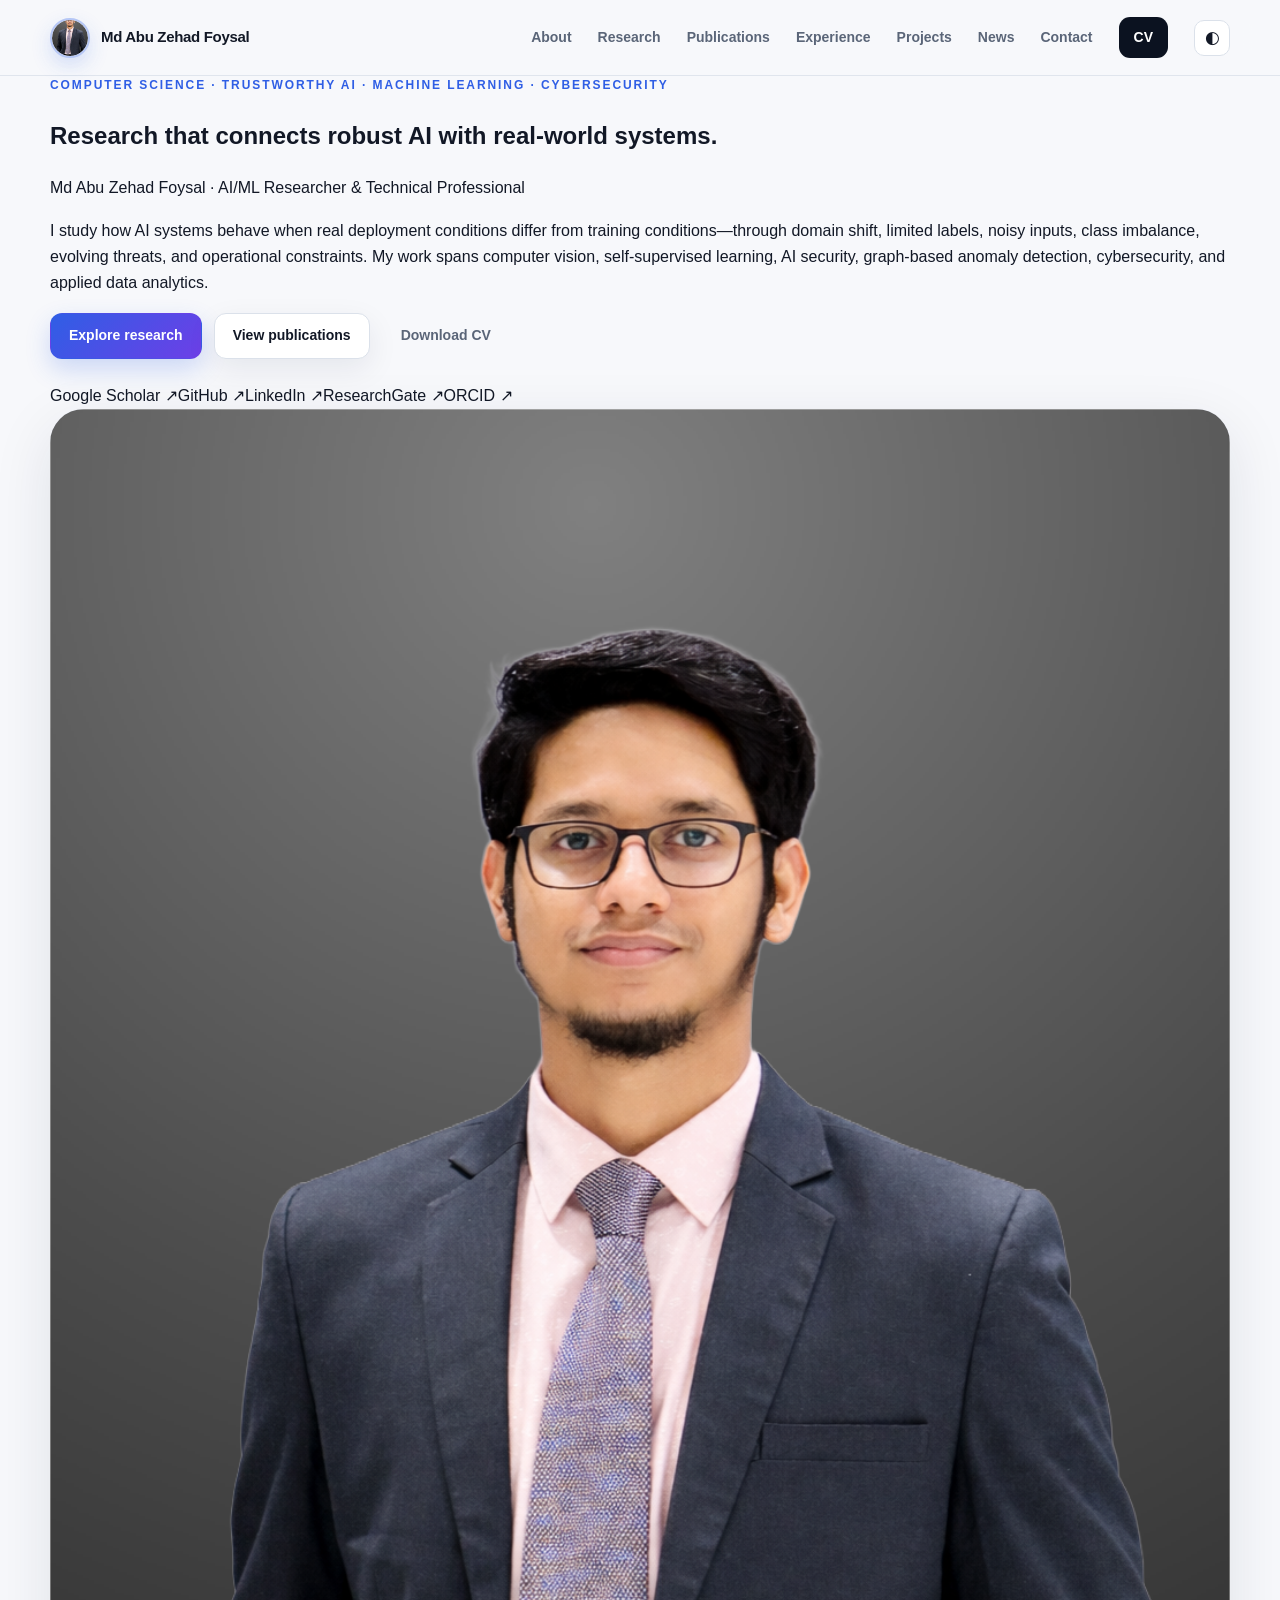
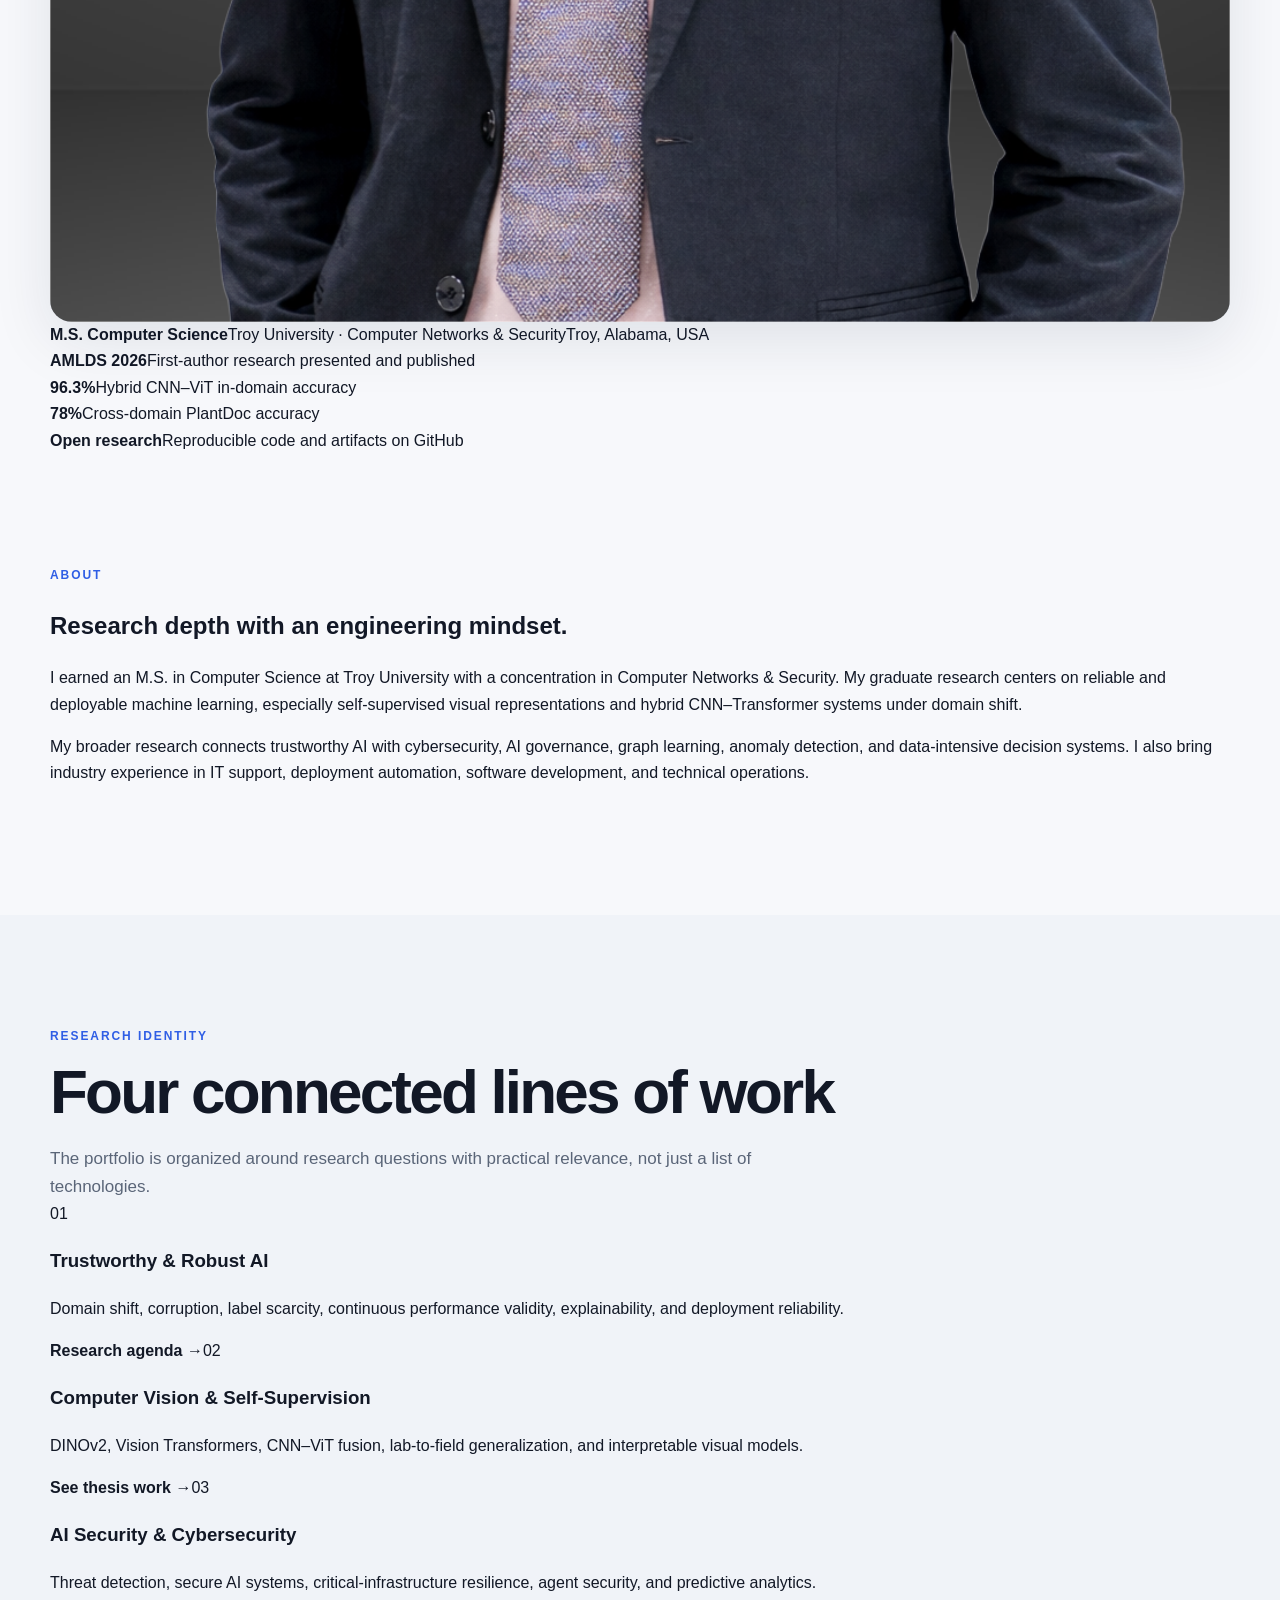
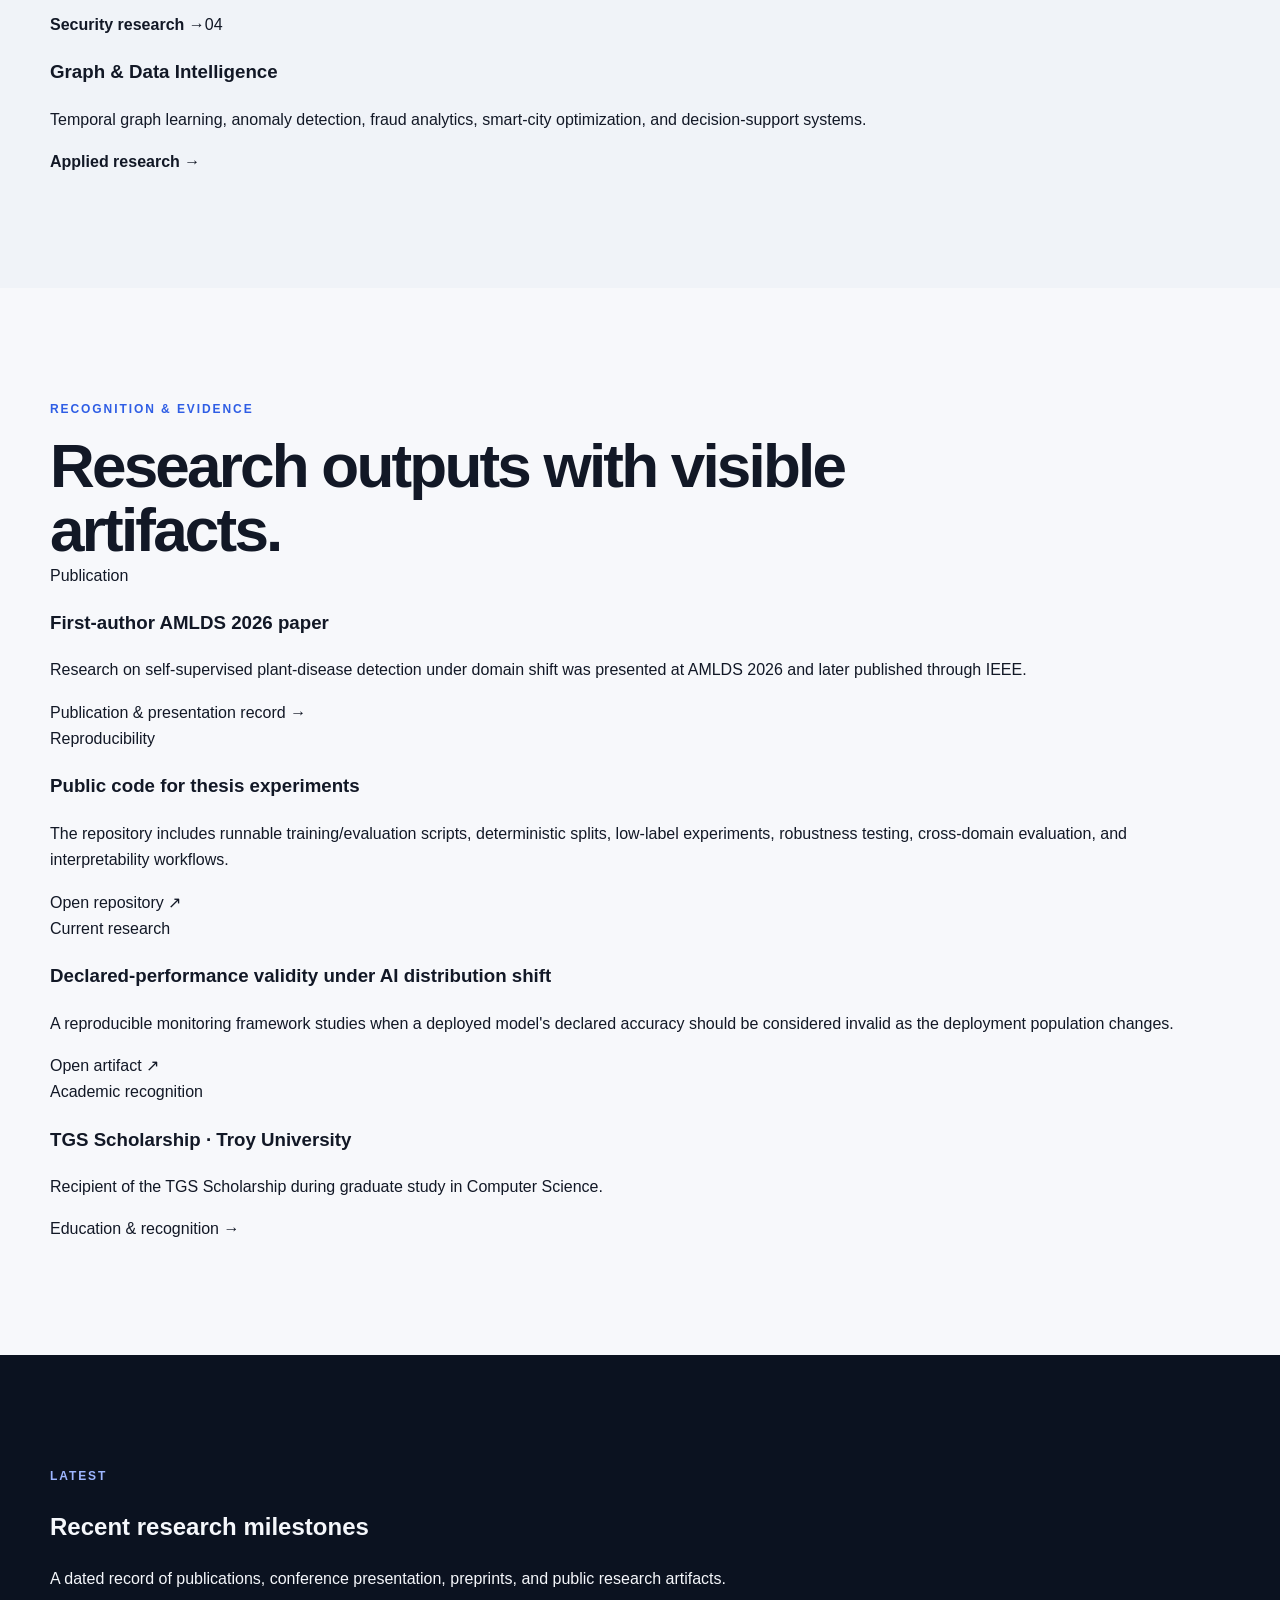
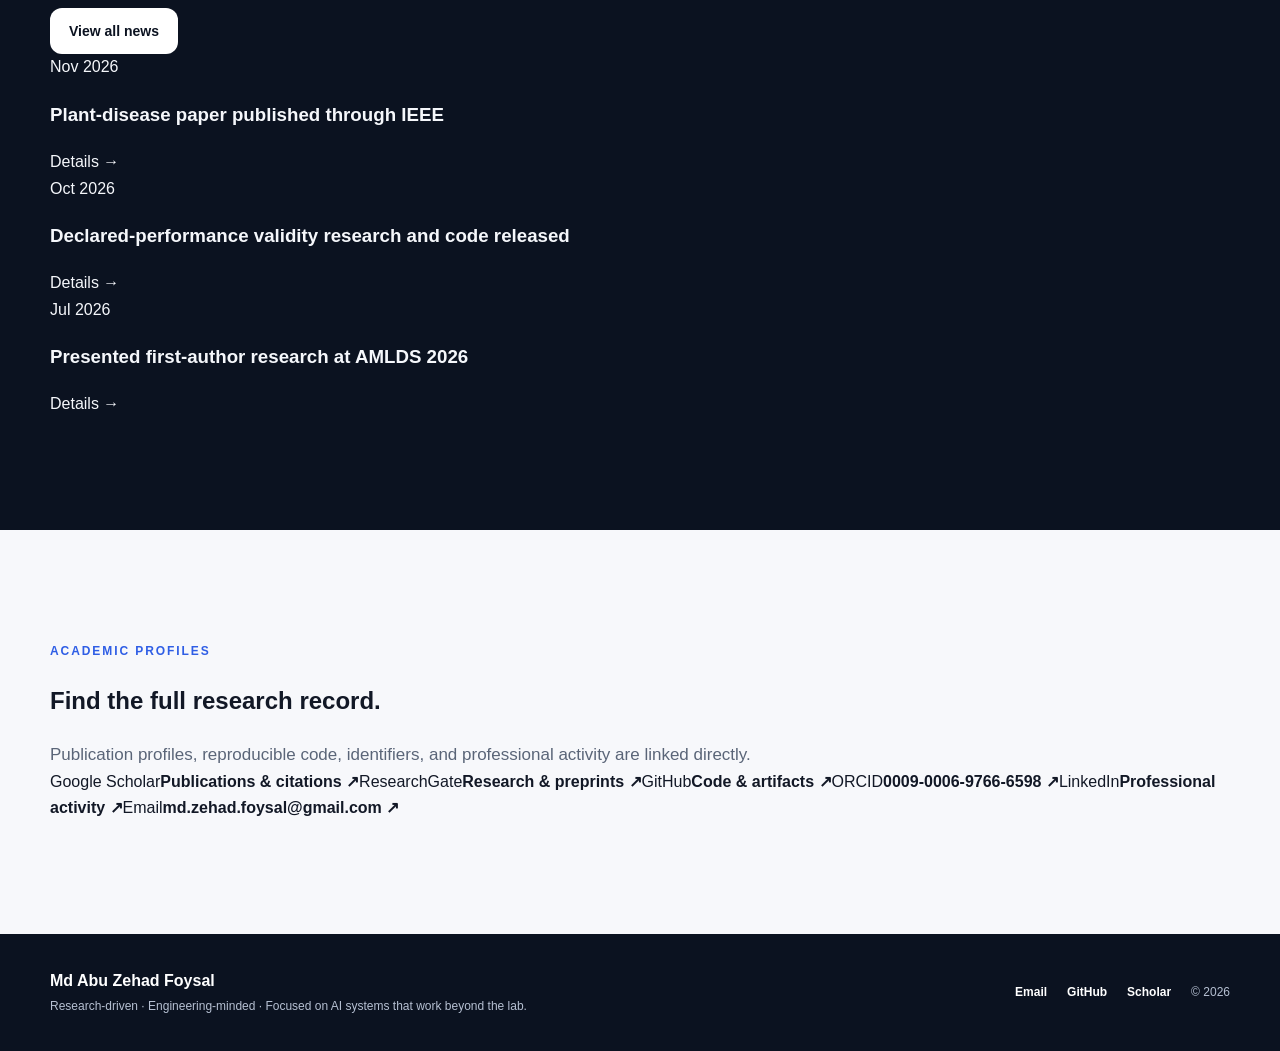
<file: index.html>
<!doctype html>
<html lang="en" data-theme="light">
<head>
<meta charset="utf-8"><meta name="viewport" content="width=device-width,initial-scale=1">
<meta name="theme-color" content="#0b1220"><meta name="description" content="Academic and professional profile focused on trustworthy AI, self-supervised learning, computer vision, AI security, cybersecurity, and data analytics."><meta name="author" content="Md Abu Zehad Foysal">
<meta property="og:title" content="Md Abu Zehad Foysal | AI/ML Researcher & Computer Scientist"><meta property="og:description" content="Academic and professional profile focused on trustworthy AI, self-supervised learning, computer vision, AI security, cybersecurity, and data analytics."><meta property="og:type" content="website"><meta property="og:image" content="https://azffoysal.github.io/assets/img/md-abu-zehad-foysal.png">
<link rel="icon" href="assets/img/favicon.svg" type="image/svg+xml"><link rel="stylesheet" href="assets/css/styles.css?v=20261118"><title>Md Abu Zehad Foysal | AI/ML Researcher & Computer Scientist</title>
</head><body data-page="about"><a class="skip-link" href="#main">Skip to content</a>
<header class="site-header"><div class="nav-wrap container">
<a class="brand" href="index.html" aria-label="Md Abu Zehad Foysal — About"><span class="brand-mark"><img src="assets/img/md-abu-zehad-foysal.png" alt=""></span><span class="brand-text">Md Abu Zehad Foysal</span></a>
<button class="nav-toggle" type="button" aria-expanded="false" aria-controls="site-nav" aria-label="Open navigation"><span></span><span></span><span></span></button>
<nav class="site-nav" id="site-nav" aria-label="Primary navigation"><a data-nav="about" href="index.html">About</a><a data-nav="research" href="research.html">Research</a><a data-nav="publications" href="publications.html">Publications</a><a data-nav="experience" href="experience.html">Experience</a><a data-nav="projects" href="projects.html">Projects</a><a data-nav="news" href="news.html">News</a><a data-nav="contact" href="contact.html">Contact</a><a class="nav-cv" href="cv.html">CV</a><button class="theme-toggle" type="button" aria-label="Toggle light and dark theme">◐</button></nav>
</div></header><main id="main">
<script type="application/ld+json">{"@context":"https://schema.org","@type":"Person","name":"Md Abu Zehad Foysal","url":"https://azffoysal.github.io/","image":"https://azffoysal.github.io/assets/img/md-abu-zehad-foysal.png","email":"mailto:md.zehad.foysal@gmail.com","sameAs":["https://github.com/AzfFoysal","https://www.linkedin.com/in/azffoysal/","https://scholar.google.com/citations?user=mBygL6QAAAAJ&hl=en","https://www.researchgate.net/profile/Md-Abu-Zehad-Foysal","https://orcid.org/0009-0006-9766-6598"]}</script>
<section class="home-hero"><div class="container home-grid"><div class="home-copy reveal"><p class="eyebrow">Computer Science · Trustworthy AI · Machine Learning · Cybersecurity</p><h1>Research that connects <span>robust AI</span> with real-world systems.</h1><p class="home-role">Md Abu Zehad Foysal · AI/ML Researcher & Technical Professional</p><p class="home-lead">I study how AI systems behave when real deployment conditions differ from training conditions—through domain shift, limited labels, noisy inputs, class imbalance, evolving threats, and operational constraints. My work spans computer vision, self-supervised learning, AI security, graph-based anomaly detection, cybersecurity, and applied data analytics.</p><div class="hero-actions"><a class="btn btn-primary" href="research.html">Explore research</a><a class="btn btn-secondary" href="publications.html">View publications</a><a class="btn btn-ghost" href="assets/docs/Zehad_Foysal_CV.pdf" target="_blank">Download CV</a></div><div class="profile-inline"><a href="https://scholar.google.com/citations?user=mBygL6QAAAAJ&hl=en" target="_blank">Google Scholar ↗</a><a href="https://github.com/AzfFoysal" target="_blank">GitHub ↗</a><a href="https://www.linkedin.com/in/azffoysal/" target="_blank">LinkedIn ↗</a><a href="https://www.researchgate.net/profile/Md-Abu-Zehad-Foysal" target="_blank">ResearchGate ↗</a><a href="https://orcid.org/0009-0006-9766-6598" target="_blank">ORCID ↗</a></div></div><aside class="home-portrait reveal"><div class="portrait-frame"><img src="assets/img/md-abu-zehad-foysal.png" alt="Md Abu Zehad Foysal in professional attire"></div><div class="portrait-meta"><strong>M.S. Computer Science</strong><span>Troy University · Computer Networks & Security</span><span>Troy, Alabama, USA</span></div></aside></div></section>
<section class="evidence-band"><div class="container evidence-grid"><div><strong>AMLDS 2026</strong><span>First-author research presented and published</span></div><div><strong>96.3%</strong><span>Hybrid CNN–ViT in-domain accuracy</span></div><div><strong>78%</strong><span>Cross-domain PlantDoc accuracy</span></div><div><strong>Open research</strong><span>Reproducible code and artifacts on GitHub</span></div></div></section>
<section class="section"><div class="container split-heading"><div><p class="eyebrow">About</p><h2>Research depth with an engineering mindset.</h2></div><div class="prose reveal"><p>I earned an M.S. in Computer Science at Troy University with a concentration in Computer Networks & Security. My graduate research centers on reliable and deployable machine learning, especially self-supervised visual representations and hybrid CNN–Transformer systems under domain shift.</p><p>My broader research connects trustworthy AI with cybersecurity, AI governance, graph learning, anomaly detection, and data-intensive decision systems. I also bring industry experience in IT support, deployment automation, software development, and technical operations.</p></div></div></section>
<section class="section section-soft"><div class="container"><div class="section-heading"><p class="eyebrow">Research identity</p><h2>Four connected lines of work</h2><p class="section-intro">The portfolio is organized around research questions with practical relevance, not just a list of technologies.</p></div><div class="feature-grid"><a class="feature-card reveal" href="research.html#robust-ai"><span>01</span><h3>Trustworthy & Robust AI</h3><p>Domain shift, corruption, label scarcity, continuous performance validity, explainability, and deployment reliability.</p><b>Research agenda →</b></a><a class="feature-card reveal" href="research.html#vision"><span>02</span><h3>Computer Vision & Self-Supervision</h3><p>DINOv2, Vision Transformers, CNN–ViT fusion, lab-to-field generalization, and interpretable visual models.</p><b>See thesis work →</b></a><a class="feature-card reveal" href="research.html#security"><span>03</span><h3>AI Security & Cybersecurity</h3><p>Threat detection, secure AI systems, critical-infrastructure resilience, agent security, and predictive analytics.</p><b>Security research →</b></a><a class="feature-card reveal" href="research.html#data"><span>04</span><h3>Graph & Data Intelligence</h3><p>Temporal graph learning, anomaly detection, fraud analytics, smart-city optimization, and decision-support systems.</p><b>Applied research →</b></a></div></div></section>
<section class="section"><div class="container"><div class="section-heading"><p class="eyebrow">Recognition & evidence</p><h2>Research outputs with visible artifacts.</h2></div><div class="recognition-grid"><article class="recognition-card reveal"><div class="recognition-label">Publication</div><h3>First-author AMLDS 2026 paper</h3><p>Research on self-supervised plant-disease detection under domain shift was presented at AMLDS 2026 and later published through IEEE.</p><a href="news.html">Publication & presentation record →</a></article><article class="recognition-card reveal"><div class="recognition-label">Reproducibility</div><h3>Public code for thesis experiments</h3><p>The repository includes runnable training/evaluation scripts, deterministic splits, low-label experiments, robustness testing, cross-domain evaluation, and interpretability workflows.</p><a href="https://github.com/AzfFoysal/Self-Supervised-Plant-Disease-Detection-UnderDomainShifts-CNN-Transformer-and-Hybrid-Architectures" target="_blank">Open repository ↗</a></article><article class="recognition-card reveal"><div class="recognition-label">Current research</div><h3>Declared-performance validity under AI distribution shift</h3><p>A reproducible monitoring framework studies when a deployed model's declared accuracy should be considered invalid as the deployment population changes.</p><a href="https://github.com/AzfFoysal/declared-performance-validity" target="_blank">Open artifact ↗</a></article><article class="recognition-card reveal"><div class="recognition-label">Academic recognition</div><h3>TGS Scholarship · Troy University</h3><p>Recipient of the TGS Scholarship during graduate study in Computer Science.</p><a href="experience.html#education">Education & recognition →</a></article></div></div></section>
<section class="section section-dark"><div class="container latest-grid"><div><p class="eyebrow">Latest</p><h2>Recent research milestones</h2><p class="dark-copy">A dated record of publications, conference presentation, preprints, and public research artifacts.</p><a class="btn btn-light" href="news.html">View all news</a></div><div class="news-preview"><article><time>Nov 2026</time><h3>Plant-disease paper published through IEEE</h3><a href="news.html#ieee-publication">Details →</a></article><article><time>Oct 2026</time><h3>Declared-performance validity research and code released</h3><a href="news.html#declared-performance">Details →</a></article><article><time>Jul 2026</time><h3>Presented first-author research at AMLDS 2026</h3><a href="news.html#amlds-presentation">Details →</a></article></div></div></section>
<section class="section"><div class="container profile-grid"><div><p class="eyebrow">Academic profiles</p><h2>Find the full research record.</h2><p class="section-intro">Publication profiles, reproducible code, identifiers, and professional activity are linked directly.</p></div><div class="profile-cards"><a href="https://scholar.google.com/citations?user=mBygL6QAAAAJ&hl=en" target="_blank"><span>Google Scholar</span><strong>Publications & citations ↗</strong></a><a href="https://www.researchgate.net/profile/Md-Abu-Zehad-Foysal" target="_blank"><span>ResearchGate</span><strong>Research & preprints ↗</strong></a><a href="https://github.com/AzfFoysal" target="_blank"><span>GitHub</span><strong>Code & artifacts ↗</strong></a><a href="https://orcid.org/0009-0006-9766-6598" target="_blank"><span>ORCID</span><strong>0009-0006-9766-6598 ↗</strong></a><a href="https://www.linkedin.com/in/azffoysal/" target="_blank"><span>LinkedIn</span><strong>Professional activity ↗</strong></a><a href="mailto:md.zehad.foysal@gmail.com"><span>Email</span><strong>md.zehad.foysal@gmail.com ↗</strong></a></div></div></section>
</main><footer class="site-footer"><div class="container footer-inner"><div><strong>Md Abu Zehad Foysal</strong><p>Research-driven · Engineering-minded · Focused on AI systems that work beyond the lab.</p></div><div class="footer-right"><a href="mailto:md.zehad.foysal@gmail.com">Email</a><a href="https://github.com/AzfFoysal" target="_blank" rel="noopener">GitHub</a><a href="https://scholar.google.com/citations?user=mBygL6QAAAAJ&hl=en" target="_blank" rel="noopener">Scholar</a><span>© <span id="year"></span></span></div></div></footer><script src="assets/js/main.js?v=20261118"></script></body></html>
</file>
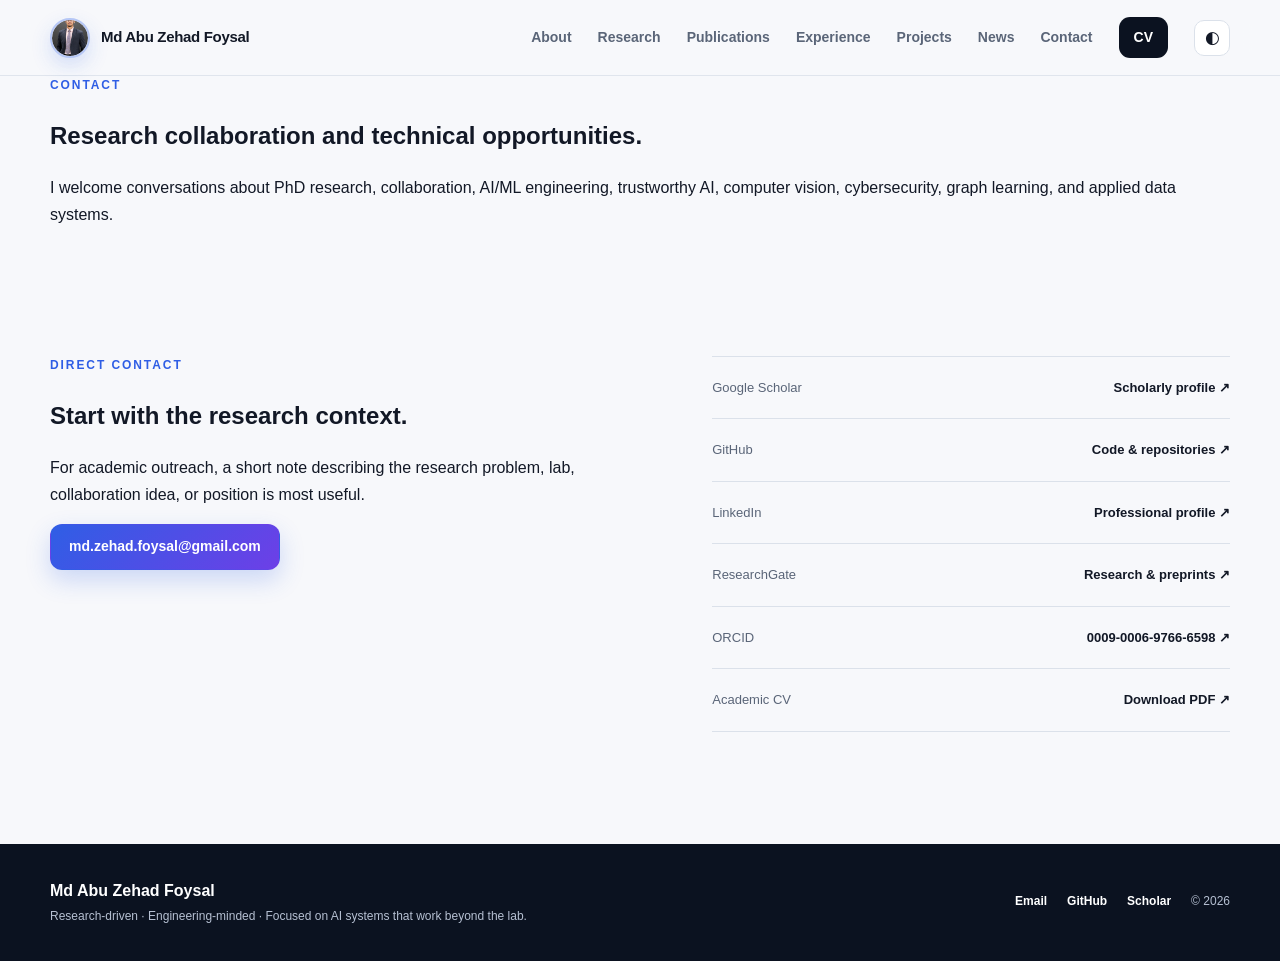
<file: contact.html>
<!doctype html>
<html lang="en" data-theme="light">
<head>
<meta charset="utf-8"><meta name="viewport" content="width=device-width,initial-scale=1">
<meta name="theme-color" content="#0b1220"><meta name="description" content="Contact Md Abu Zehad Foysal for research collaboration, PhD opportunities, AI/ML, cybersecurity, or technical work."><meta name="author" content="Md Abu Zehad Foysal">
<meta property="og:title" content="Contact | Md Abu Zehad Foysal"><meta property="og:description" content="Contact Md Abu Zehad Foysal for research collaboration, PhD opportunities, AI/ML, cybersecurity, or technical work."><meta property="og:type" content="website"><meta property="og:image" content="https://azffoysal.github.io/assets/img/md-abu-zehad-foysal.png">
<link rel="icon" href="assets/img/favicon.svg" type="image/svg+xml"><link rel="stylesheet" href="assets/css/styles.css?v=20261118"><title>Contact | Md Abu Zehad Foysal</title>
</head><body data-page="contact"><a class="skip-link" href="#main">Skip to content</a>
<header class="site-header"><div class="nav-wrap container">
<a class="brand" href="index.html" aria-label="Md Abu Zehad Foysal — About"><span class="brand-mark"><img src="assets/img/md-abu-zehad-foysal.png" alt=""></span><span class="brand-text">Md Abu Zehad Foysal</span></a>
<button class="nav-toggle" type="button" aria-expanded="false" aria-controls="site-nav" aria-label="Open navigation"><span></span><span></span><span></span></button>
<nav class="site-nav" id="site-nav" aria-label="Primary navigation"><a data-nav="about" href="index.html">About</a><a data-nav="research" href="research.html">Research</a><a data-nav="publications" href="publications.html">Publications</a><a data-nav="experience" href="experience.html">Experience</a><a data-nav="projects" href="projects.html">Projects</a><a data-nav="news" href="news.html">News</a><a data-nav="contact" href="contact.html">Contact</a><a class="nav-cv" href="cv.html">CV</a><button class="theme-toggle" type="button" aria-label="Toggle light and dark theme">◐</button></nav>
</div></header><main id="main"><section class="page-hero"><div class="container"><p class="eyebrow">Contact</p><h1>Research collaboration and technical opportunities.</h1><p class="page-lead">I welcome conversations about PhD research, collaboration, AI/ML engineering, trustworthy AI, computer vision, cybersecurity, graph learning, and applied data systems.</p></div></section>
<section class="section"><div class="container contact-grid"><div class="contact-copy reveal"><p class="eyebrow">Direct contact</p><h2>Start with the research context.</h2><p>For academic outreach, a short note describing the research problem, lab, collaboration idea, or position is most useful.</p><a class="btn btn-primary" href="mailto:md.zehad.foysal@gmail.com">md.zehad.foysal@gmail.com</a></div><div class="contact-links reveal"><a href="https://scholar.google.com/citations?user=mBygL6QAAAAJ&hl=en" target="_blank"><span>Google Scholar</span><strong>Scholarly profile ↗</strong></a><a href="https://github.com/AzfFoysal" target="_blank"><span>GitHub</span><strong>Code & repositories ↗</strong></a><a href="https://www.linkedin.com/in/azffoysal/" target="_blank"><span>LinkedIn</span><strong>Professional profile ↗</strong></a><a href="https://www.researchgate.net/profile/Md-Abu-Zehad-Foysal" target="_blank"><span>ResearchGate</span><strong>Research & preprints ↗</strong></a><a href="https://orcid.org/0009-0006-9766-6598" target="_blank"><span>ORCID</span><strong>0009-0006-9766-6598 ↗</strong></a><a href="assets/docs/Zehad_Foysal_CV.pdf" target="_blank"><span>Academic CV</span><strong>Download PDF ↗</strong></a></div></div></section>
</main><footer class="site-footer"><div class="container footer-inner"><div><strong>Md Abu Zehad Foysal</strong><p>Research-driven · Engineering-minded · Focused on AI systems that work beyond the lab.</p></div><div class="footer-right"><a href="mailto:md.zehad.foysal@gmail.com">Email</a><a href="https://github.com/AzfFoysal" target="_blank" rel="noopener">GitHub</a><a href="https://scholar.google.com/citations?user=mBygL6QAAAAJ&hl=en" target="_blank" rel="noopener">Scholar</a><span>© <span id="year"></span></span></div></div></footer><script src="assets/js/main.js?v=20261118"></script></body></html>
</file>
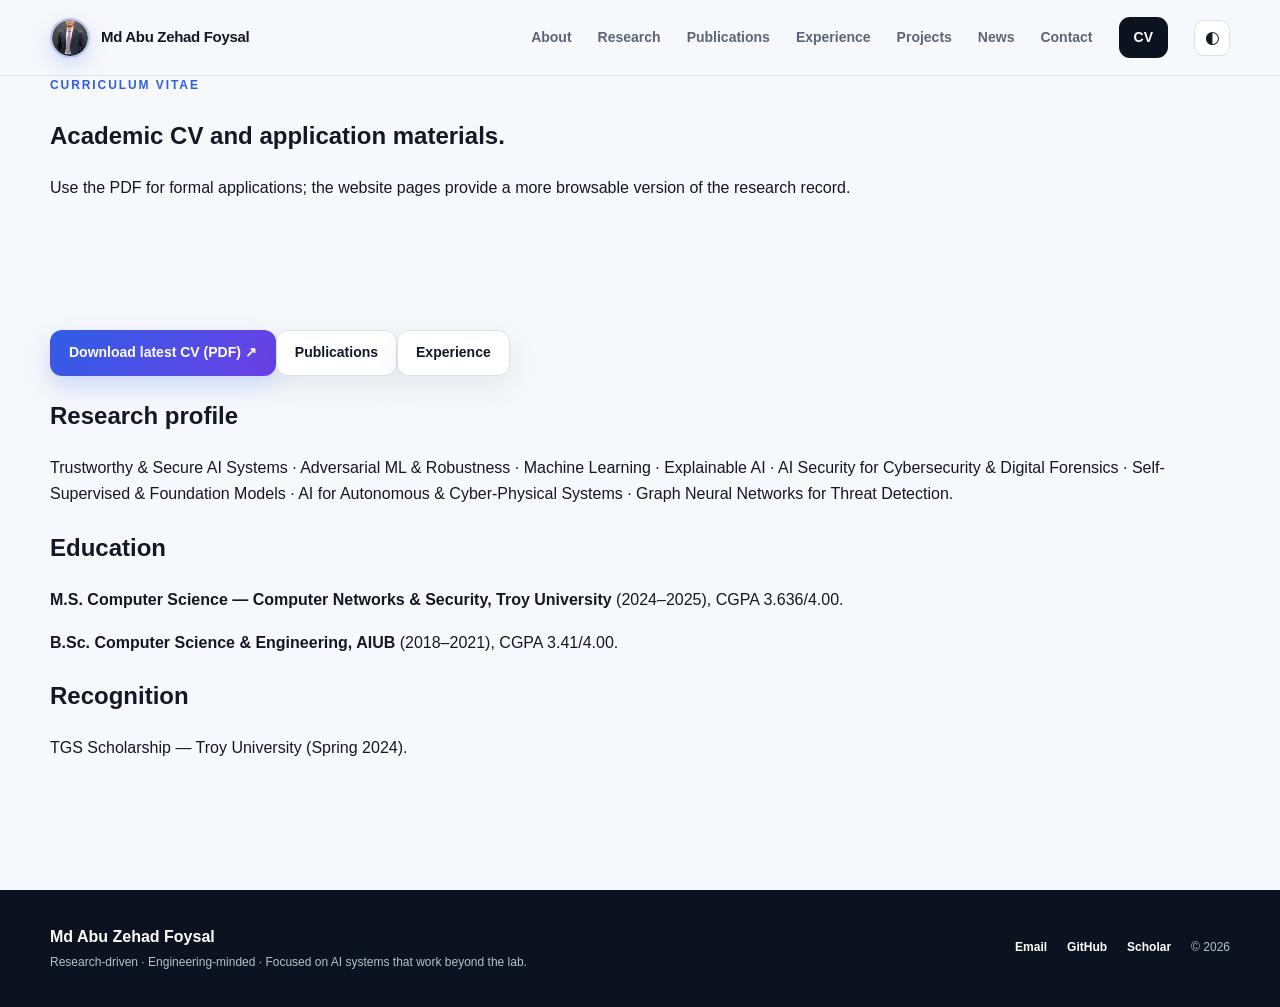
<file: cv.html>
<!doctype html>
<html lang="en" data-theme="light">
<head>
<meta charset="utf-8"><meta name="viewport" content="width=device-width,initial-scale=1">
<meta name="theme-color" content="#0b1220"><meta name="description" content="Academic CV and downloadable résumé of Md Abu Zehad Foysal."><meta name="author" content="Md Abu Zehad Foysal">
<meta property="og:title" content="CV | Md Abu Zehad Foysal"><meta property="og:description" content="Academic CV and downloadable résumé of Md Abu Zehad Foysal."><meta property="og:type" content="website"><meta property="og:image" content="https://azffoysal.github.io/assets/img/md-abu-zehad-foysal.png">
<link rel="icon" href="assets/img/favicon.svg" type="image/svg+xml"><link rel="stylesheet" href="assets/css/styles.css?v=20261118"><title>CV | Md Abu Zehad Foysal</title>
</head><body data-page="cv"><a class="skip-link" href="#main">Skip to content</a>
<header class="site-header"><div class="nav-wrap container">
<a class="brand" href="index.html" aria-label="Md Abu Zehad Foysal — About"><span class="brand-mark"><img src="assets/img/md-abu-zehad-foysal.png" alt=""></span><span class="brand-text">Md Abu Zehad Foysal</span></a>
<button class="nav-toggle" type="button" aria-expanded="false" aria-controls="site-nav" aria-label="Open navigation"><span></span><span></span><span></span></button>
<nav class="site-nav" id="site-nav" aria-label="Primary navigation"><a data-nav="about" href="index.html">About</a><a data-nav="research" href="research.html">Research</a><a data-nav="publications" href="publications.html">Publications</a><a data-nav="experience" href="experience.html">Experience</a><a data-nav="projects" href="projects.html">Projects</a><a data-nav="news" href="news.html">News</a><a data-nav="contact" href="contact.html">Contact</a><a class="nav-cv" href="cv.html">CV</a><button class="theme-toggle" type="button" aria-label="Toggle light and dark theme">◐</button></nav>
</div></header><main id="main"><section class="page-hero"><div class="container"><p class="eyebrow">Curriculum Vitae</p><h1>Academic CV and application materials.</h1><p class="page-lead">Use the PDF for formal applications; the website pages provide a more browsable version of the research record.</p></div></section>
<section class="section"><div class="container"><div class="cv-actions"><a class="btn btn-primary" href="assets/docs/Zehad_Foysal_CV.pdf" target="_blank">Download latest CV (PDF) ↗</a><a class="btn btn-secondary" href="publications.html">Publications</a><a class="btn btn-secondary" href="experience.html">Experience</a></div><div class="cv-summary"><h2>Research profile</h2><p>Trustworthy & Secure AI Systems · Adversarial ML & Robustness · Machine Learning · Explainable AI · AI Security for Cybersecurity & Digital Forensics · Self-Supervised & Foundation Models · AI for Autonomous & Cyber-Physical Systems · Graph Neural Networks for Threat Detection.</p><h2>Education</h2><p><strong>M.S. Computer Science — Computer Networks & Security, Troy University</strong> (2024–2025), CGPA 3.636/4.00.</p><p><strong>B.Sc. Computer Science & Engineering, AIUB</strong> (2018–2021), CGPA 3.41/4.00.</p><h2>Recognition</h2><p>TGS Scholarship — Troy University (Spring 2024).</p></div></div></section>
</main><footer class="site-footer"><div class="container footer-inner"><div><strong>Md Abu Zehad Foysal</strong><p>Research-driven · Engineering-minded · Focused on AI systems that work beyond the lab.</p></div><div class="footer-right"><a href="mailto:md.zehad.foysal@gmail.com">Email</a><a href="https://github.com/AzfFoysal" target="_blank" rel="noopener">GitHub</a><a href="https://scholar.google.com/citations?user=mBygL6QAAAAJ&hl=en" target="_blank" rel="noopener">Scholar</a><span>© <span id="year"></span></span></div></div></footer><script src="assets/js/main.js?v=20261118"></script></body></html>
</file>
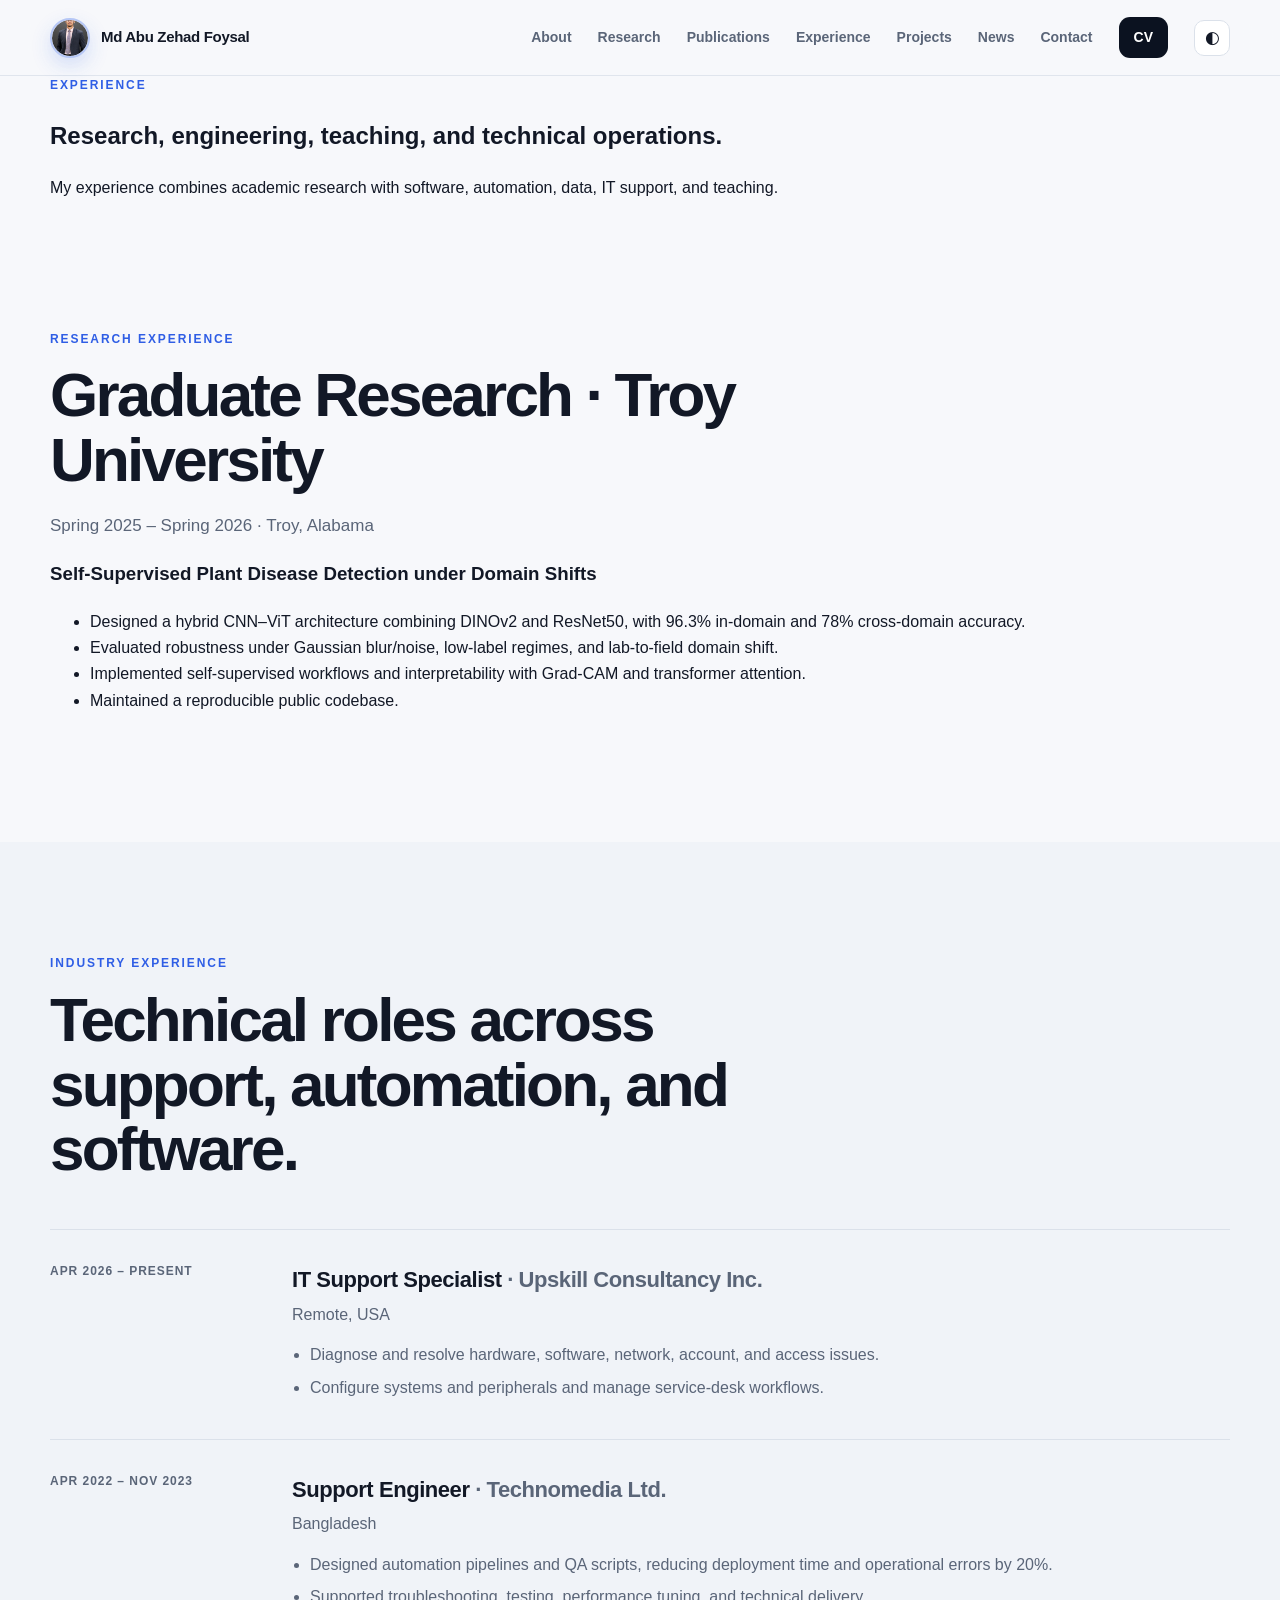
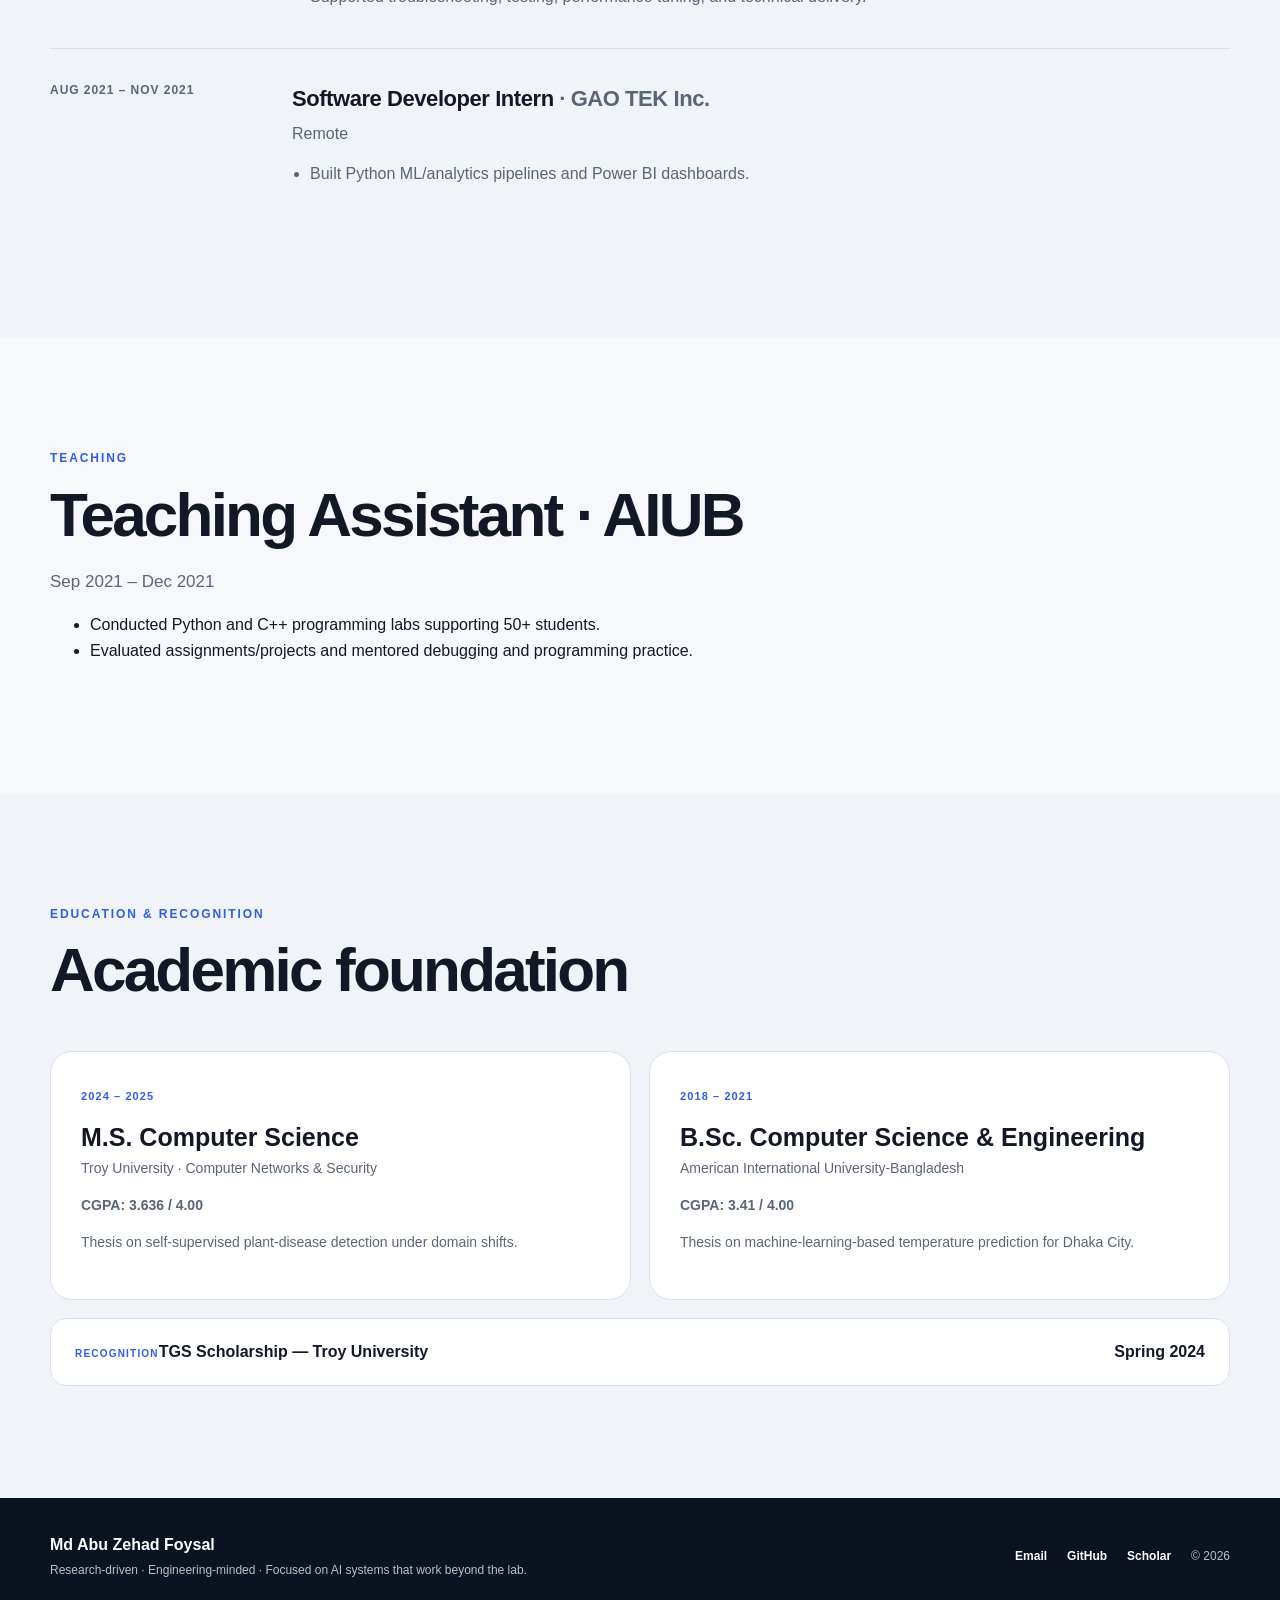
<file: experience.html>
<!doctype html>
<html lang="en" data-theme="light">
<head>
<meta charset="utf-8"><meta name="viewport" content="width=device-width,initial-scale=1">
<meta name="theme-color" content="#0b1220"><meta name="description" content="Research, industry, teaching, and education experience of Md Abu Zehad Foysal."><meta name="author" content="Md Abu Zehad Foysal">
<meta property="og:title" content="Experience | Md Abu Zehad Foysal"><meta property="og:description" content="Research, industry, teaching, and education experience of Md Abu Zehad Foysal."><meta property="og:type" content="website"><meta property="og:image" content="https://azffoysal.github.io/assets/img/md-abu-zehad-foysal.png">
<link rel="icon" href="assets/img/favicon.svg" type="image/svg+xml"><link rel="stylesheet" href="assets/css/styles.css?v=20261118"><title>Experience | Md Abu Zehad Foysal</title>
</head><body data-page="experience"><a class="skip-link" href="#main">Skip to content</a>
<header class="site-header"><div class="nav-wrap container">
<a class="brand" href="index.html" aria-label="Md Abu Zehad Foysal — About"><span class="brand-mark"><img src="assets/img/md-abu-zehad-foysal.png" alt=""></span><span class="brand-text">Md Abu Zehad Foysal</span></a>
<button class="nav-toggle" type="button" aria-expanded="false" aria-controls="site-nav" aria-label="Open navigation"><span></span><span></span><span></span></button>
<nav class="site-nav" id="site-nav" aria-label="Primary navigation"><a data-nav="about" href="index.html">About</a><a data-nav="research" href="research.html">Research</a><a data-nav="publications" href="publications.html">Publications</a><a data-nav="experience" href="experience.html">Experience</a><a data-nav="projects" href="projects.html">Projects</a><a data-nav="news" href="news.html">News</a><a data-nav="contact" href="contact.html">Contact</a><a class="nav-cv" href="cv.html">CV</a><button class="theme-toggle" type="button" aria-label="Toggle light and dark theme">◐</button></nav>
</div></header><main id="main"><section class="page-hero"><div class="container"><p class="eyebrow">Experience</p><h1>Research, engineering, teaching, and technical operations.</h1><p class="page-lead">My experience combines academic research with software, automation, data, IT support, and teaching.</p></div></section>
<section class="section"><div class="container"><div class="section-heading"><p class="eyebrow">Research experience</p><h2>Graduate Research · Troy University</h2><p class="section-intro">Spring 2025 – Spring 2026 · Troy, Alabama</p></div><div class="experience-card reveal"><h3>Self-Supervised Plant Disease Detection under Domain Shifts</h3><ul><li>Designed a hybrid CNN–ViT architecture combining DINOv2 and ResNet50, with 96.3% in-domain and 78% cross-domain accuracy.</li><li>Evaluated robustness under Gaussian blur/noise, low-label regimes, and lab-to-field domain shift.</li><li>Implemented self-supervised workflows and interpretability with Grad-CAM and transformer attention.</li><li>Maintained a reproducible public codebase.</li></ul></div></div></section><section class="section section-soft"><div class="container"><div class="section-heading"><p class="eyebrow">Industry experience</p><h2>Technical roles across support, automation, and software.</h2></div><div class="timeline"><article class="timeline-item reveal"><div class="timeline-date">Apr 2026 – Present</div><div class="timeline-body"><h3>IT Support Specialist <span>· Upskill Consultancy Inc.</span></h3><p>Remote, USA</p><ul><li>Diagnose and resolve hardware, software, network, account, and access issues.</li><li>Configure systems and peripherals and manage service-desk workflows.</li></ul></div></article><article class="timeline-item reveal"><div class="timeline-date">Apr 2022 – Nov 2023</div><div class="timeline-body"><h3>Support Engineer <span>· Technomedia Ltd.</span></h3><p>Bangladesh</p><ul><li>Designed automation pipelines and QA scripts, reducing deployment time and operational errors by 20%.</li><li>Supported troubleshooting, testing, performance tuning, and technical delivery.</li></ul></div></article><article class="timeline-item reveal"><div class="timeline-date">Aug 2021 – Nov 2021</div><div class="timeline-body"><h3>Software Developer Intern <span>· GAO TEK Inc.</span></h3><p>Remote</p><ul><li>Built Python ML/analytics pipelines and Power BI dashboards.</li></ul></div></article></div></div></section><section class="section"><div class="container"><div class="section-heading"><p class="eyebrow">Teaching</p><h2>Teaching Assistant · AIUB</h2><p class="section-intro">Sep 2021 – Dec 2021</p></div><div class="experience-card reveal"><ul><li>Conducted Python and C++ programming labs supporting 50+ students.</li><li>Evaluated assignments/projects and mentored debugging and programming practice.</li></ul></div></div></section><section class="section section-soft" id="education"><div class="container"><div class="section-heading"><p class="eyebrow">Education & recognition</p><h2>Academic foundation</h2></div><div class="education-grid"><article class="education-card reveal"><span class="edu-date">2024 – 2025</span><h3>M.S. Computer Science</h3><p class="edu-school">Troy University · Computer Networks & Security</p><p><strong>CGPA: 3.636 / 4.00</strong></p><p>Thesis on self-supervised plant-disease detection under domain shifts.</p></article><article class="education-card reveal"><span class="edu-date">2018 – 2021</span><h3>B.Sc. Computer Science & Engineering</h3><p class="edu-school">American International University-Bangladesh</p><p><strong>CGPA: 3.41 / 4.00</strong></p><p>Thesis on machine-learning-based temperature prediction for Dhaka City.</p></article></div><div class="award reveal"><div><span>Recognition</span><strong>TGS Scholarship — Troy University</strong></div><b>Spring 2024</b></div></div></section>
</main><footer class="site-footer"><div class="container footer-inner"><div><strong>Md Abu Zehad Foysal</strong><p>Research-driven · Engineering-minded · Focused on AI systems that work beyond the lab.</p></div><div class="footer-right"><a href="mailto:md.zehad.foysal@gmail.com">Email</a><a href="https://github.com/AzfFoysal" target="_blank" rel="noopener">GitHub</a><a href="https://scholar.google.com/citations?user=mBygL6QAAAAJ&hl=en" target="_blank" rel="noopener">Scholar</a><span>© <span id="year"></span></span></div></div></footer><script src="assets/js/main.js?v=20261118"></script></body></html>
</file>
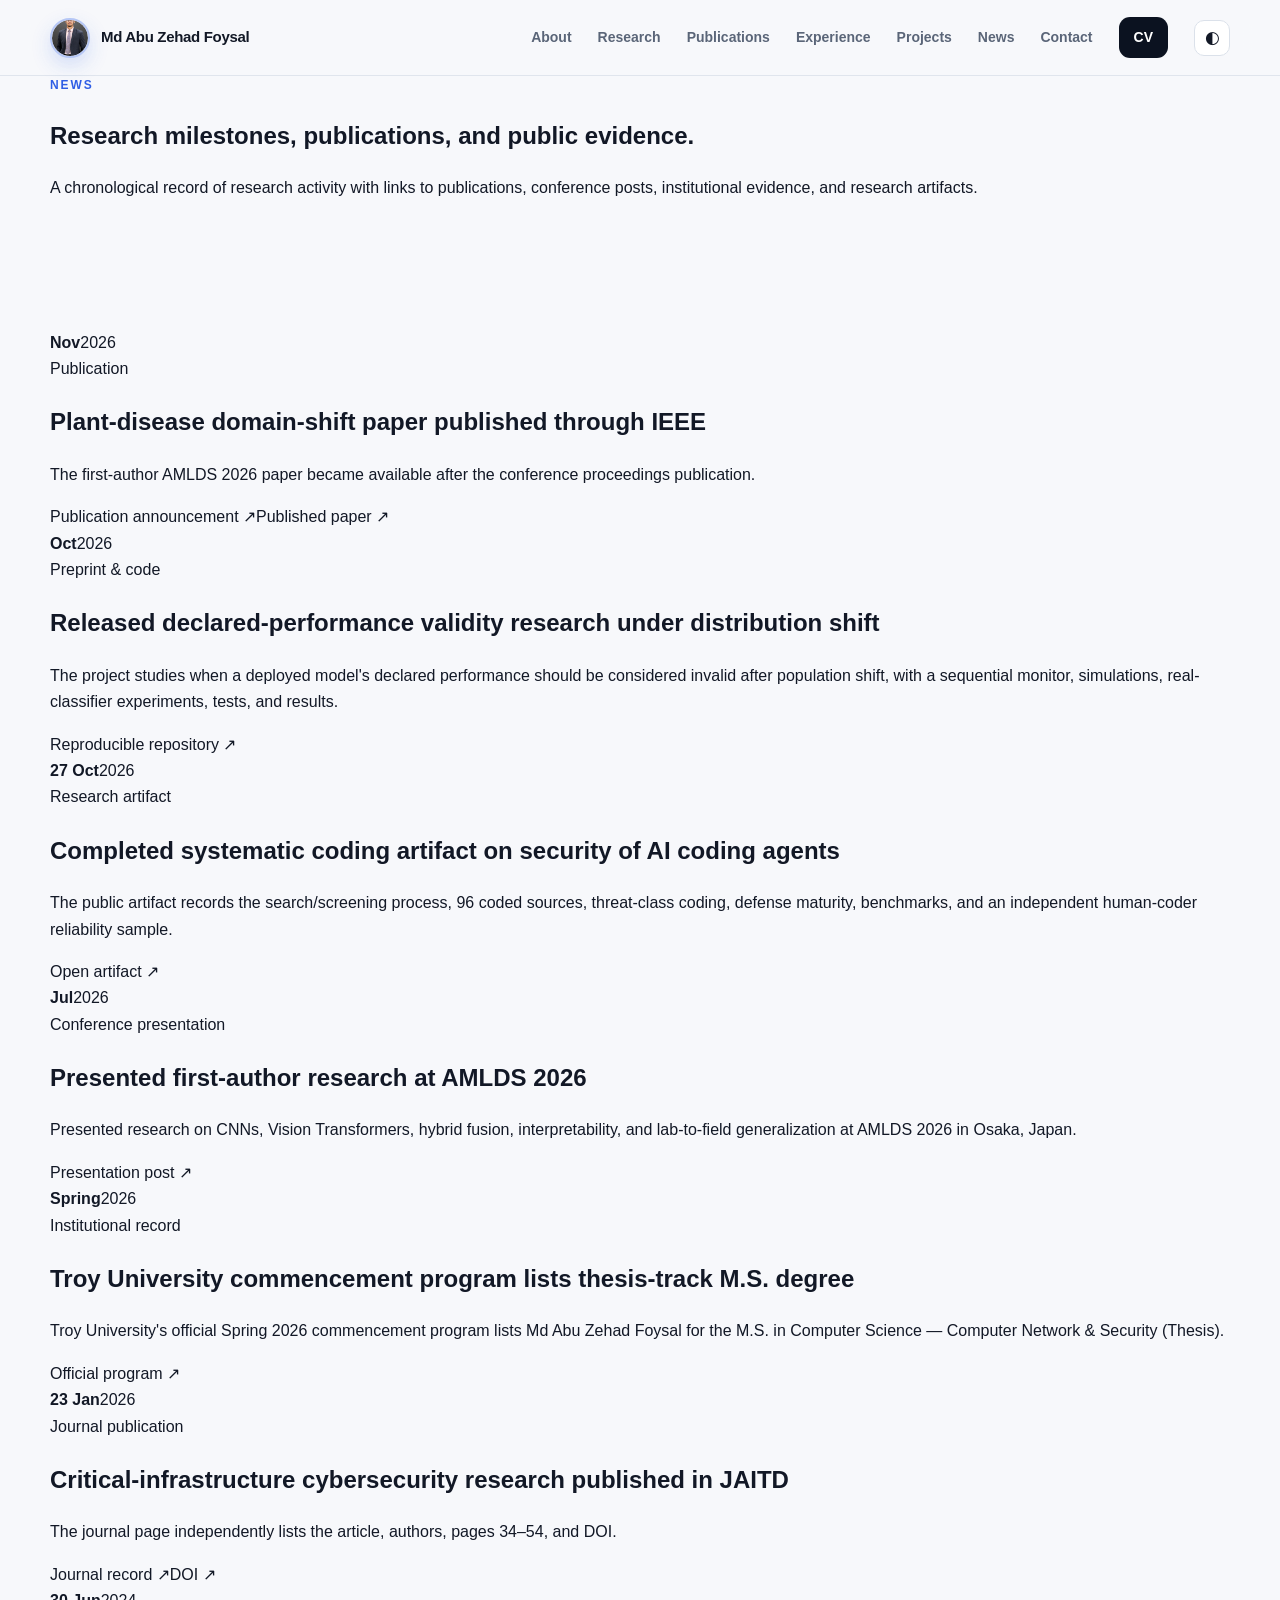
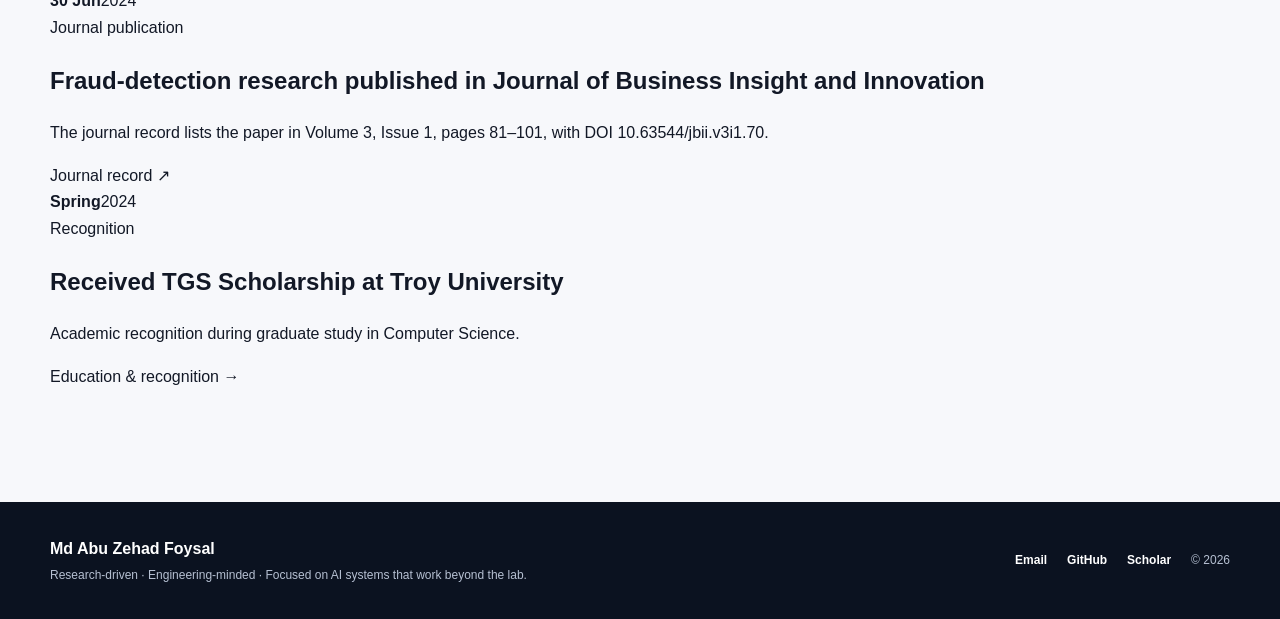
<file: news.html>
<!doctype html>
<html lang="en" data-theme="light">
<head>
<meta charset="utf-8"><meta name="viewport" content="width=device-width,initial-scale=1">
<meta name="theme-color" content="#0b1220"><meta name="description" content="Research news and milestones including publications, conference presentations, preprints, and open research artifacts."><meta name="author" content="Md Abu Zehad Foysal">
<meta property="og:title" content="News | Md Abu Zehad Foysal"><meta property="og:description" content="Research news and milestones including publications, conference presentations, preprints, and open research artifacts."><meta property="og:type" content="website"><meta property="og:image" content="https://azffoysal.github.io/assets/img/md-abu-zehad-foysal.png">
<link rel="icon" href="assets/img/favicon.svg" type="image/svg+xml"><link rel="stylesheet" href="assets/css/styles.css?v=20261118"><title>News | Md Abu Zehad Foysal</title>
</head><body data-page="news"><a class="skip-link" href="#main">Skip to content</a>
<header class="site-header"><div class="nav-wrap container">
<a class="brand" href="index.html" aria-label="Md Abu Zehad Foysal — About"><span class="brand-mark"><img src="assets/img/md-abu-zehad-foysal.png" alt=""></span><span class="brand-text">Md Abu Zehad Foysal</span></a>
<button class="nav-toggle" type="button" aria-expanded="false" aria-controls="site-nav" aria-label="Open navigation"><span></span><span></span><span></span></button>
<nav class="site-nav" id="site-nav" aria-label="Primary navigation"><a data-nav="about" href="index.html">About</a><a data-nav="research" href="research.html">Research</a><a data-nav="publications" href="publications.html">Publications</a><a data-nav="experience" href="experience.html">Experience</a><a data-nav="projects" href="projects.html">Projects</a><a data-nav="news" href="news.html">News</a><a data-nav="contact" href="contact.html">Contact</a><a class="nav-cv" href="cv.html">CV</a><button class="theme-toggle" type="button" aria-label="Toggle light and dark theme">◐</button></nav>
</div></header><main id="main"><section class="page-hero"><div class="container"><p class="eyebrow">News</p><h1>Research milestones, publications, and public evidence.</h1><p class="page-lead">A chronological record of research activity with links to publications, conference posts, institutional evidence, and research artifacts.</p></div></section>
<section class="section"><div class="container"><div class="news-list"><article class="news-item reveal" id="ieee-publication"><div class="news-date"><strong>Nov</strong><span>2026</span></div><div><span class="status-badge">Publication</span><h2>Plant-disease domain-shift paper published through IEEE</h2><p>The first-author AMLDS 2026 paper became available after the conference proceedings publication.</p><div class="news-links"><a href="https://www.linkedin.com/feed/update/urn:li:activity:7520545870799548416/" target="_blank">Publication announcement ↗</a><a href="https://lnkd.in/ehnUhX66" target="_blank">Published paper ↗</a></div></div></article><article class="news-item reveal" id="declared-performance"><div class="news-date"><strong>Oct</strong><span>2026</span></div><div><span class="status-badge">Preprint & code</span><h2>Released declared-performance validity research under distribution shift</h2><p>The project studies when a deployed model's declared performance should be considered invalid after population shift, with a sequential monitor, simulations, real-classifier experiments, tests, and results.</p><div class="news-links"><a href="https://github.com/AzfFoysal/declared-performance-validity" target="_blank">Reproducible repository ↗</a></div></div></article><article class="news-item reveal"><div class="news-date"><strong>27 Oct</strong><span>2026</span></div><div><span class="status-badge">Research artifact</span><h2>Completed systematic coding artifact on security of AI coding agents</h2><p>The public artifact records the search/screening process, 96 coded sources, threat-class coding, defense maturity, benchmarks, and an independent human-coder reliability sample.</p><div class="news-links"><a href="https://github.com/AzfFoysal/sok-coding-agents-artifact" target="_blank">Open artifact ↗</a></div></div></article><article class="news-item reveal" id="amlds-presentation"><div class="news-date"><strong>Jul</strong><span>2026</span></div><div><span class="status-badge">Conference presentation</span><h2>Presented first-author research at AMLDS 2026</h2><p>Presented research on CNNs, Vision Transformers, hybrid fusion, interpretability, and lab-to-field generalization at AMLDS 2026 in Osaka, Japan.</p><div class="news-links"><a href="https://www.linkedin.com/feed/update/urn:li:activity:7489498358718545920/" target="_blank">Presentation post ↗</a></div></div></article><article class="news-item reveal"><div class="news-date"><strong>Spring</strong><span>2026</span></div><div><span class="status-badge">Institutional record</span><h2>Troy University commencement program lists thesis-track M.S. degree</h2><p>Troy University's official Spring 2026 commencement program lists Md Abu Zehad Foysal for the M.S. in Computer Science — Computer Network & Security (Thesis).</p><div class="news-links"><a href="https://www.troy.edu/_assets/academic-resources/_documents/spring2026commencementprogram.pdf" target="_blank">Official program ↗</a></div></div></article><article class="news-item reveal"><div class="news-date"><strong>23 Jan</strong><span>2026</span></div><div><span class="status-badge">Journal publication</span><h2>Critical-infrastructure cybersecurity research published in JAITD</h2><p>The journal page independently lists the article, authors, pages 34–54, and DOI.</p><div class="news-links"><a href="https://jaitd.com/index.php/journal/article/view/9" target="_blank">Journal record ↗</a><a href="https://doi.org/10.59324/jaitd.2026.2(1).04" target="_blank">DOI ↗</a></div></div></article><article class="news-item reveal"><div class="news-date"><strong>30 Jun</strong><span>2024</span></div><div><span class="status-badge">Journal publication</span><h2>Fraud-detection research published in Journal of Business Insight and Innovation</h2><p>The journal record lists the paper in Volume 3, Issue 1, pages 81–101, with DOI 10.63544/jbii.v3i1.70.</p><div class="news-links"><a href="https://insightfuljournals.com/index.php/JBII/article/view/70" target="_blank">Journal record ↗</a></div></div></article><article class="news-item reveal"><div class="news-date"><strong>Spring</strong><span>2024</span></div><div><span class="status-badge">Recognition</span><h2>Received TGS Scholarship at Troy University</h2><p>Academic recognition during graduate study in Computer Science.</p><div class="news-links"><a href="experience.html#education">Education & recognition →</a></div></div></article></div></div></section>
</main><footer class="site-footer"><div class="container footer-inner"><div><strong>Md Abu Zehad Foysal</strong><p>Research-driven · Engineering-minded · Focused on AI systems that work beyond the lab.</p></div><div class="footer-right"><a href="mailto:md.zehad.foysal@gmail.com">Email</a><a href="https://github.com/AzfFoysal" target="_blank" rel="noopener">GitHub</a><a href="https://scholar.google.com/citations?user=mBygL6QAAAAJ&hl=en" target="_blank" rel="noopener">Scholar</a><span>© <span id="year"></span></span></div></div></footer><script src="assets/js/main.js?v=20261118"></script></body></html>
</file>
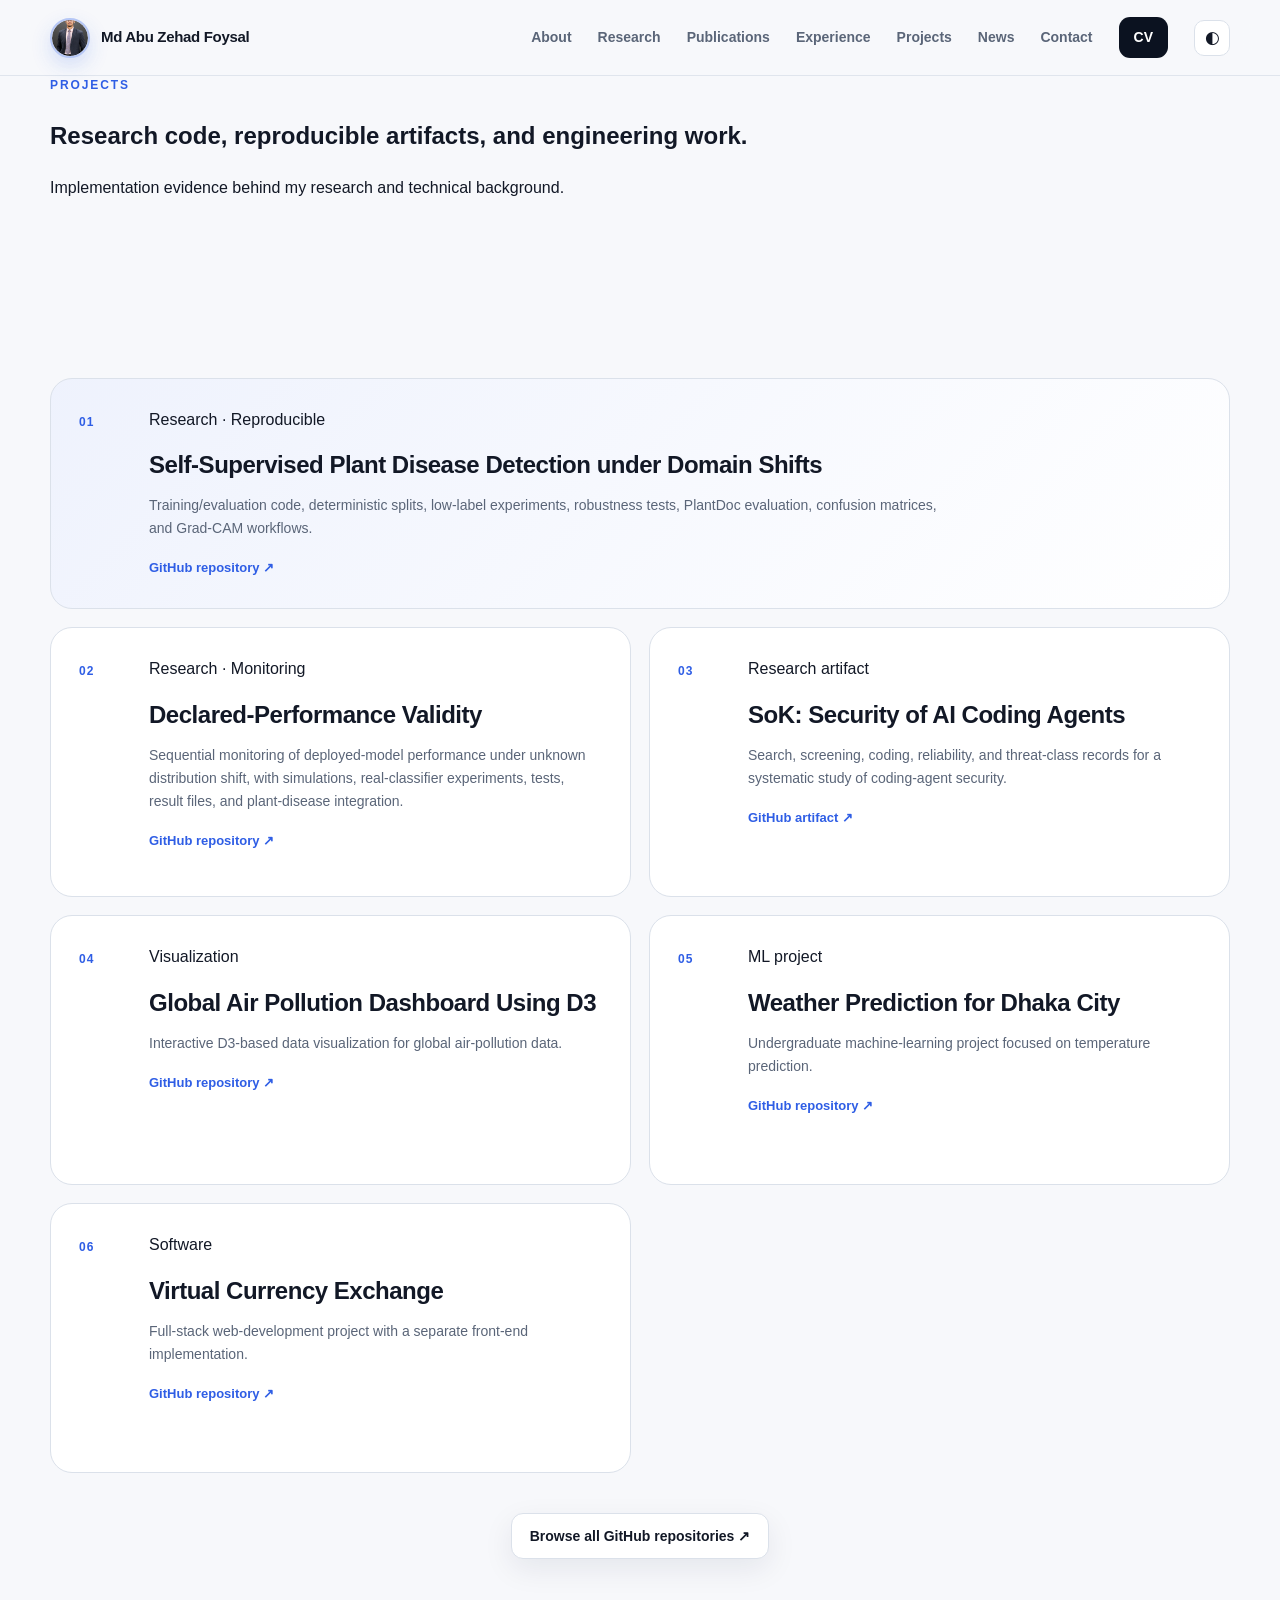
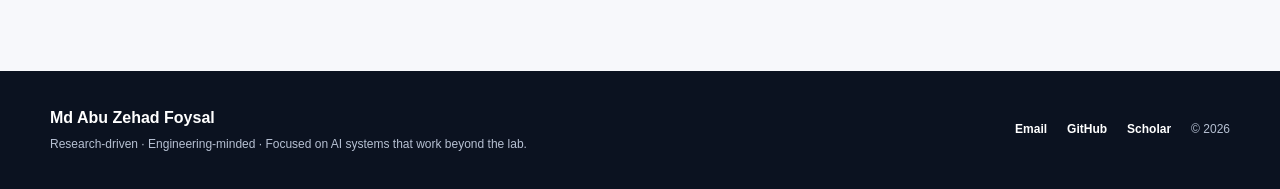
<file: projects.html>
<!doctype html>
<html lang="en" data-theme="light">
<head>
<meta charset="utf-8"><meta name="viewport" content="width=device-width,initial-scale=1">
<meta name="theme-color" content="#0b1220"><meta name="description" content="Research software, reproducible artifacts, machine-learning projects, visualization work, and software projects by Md Abu Zehad Foysal."><meta name="author" content="Md Abu Zehad Foysal">
<meta property="og:title" content="Projects | Md Abu Zehad Foysal"><meta property="og:description" content="Research software, reproducible artifacts, machine-learning projects, visualization work, and software projects by Md Abu Zehad Foysal."><meta property="og:type" content="website"><meta property="og:image" content="https://azffoysal.github.io/assets/img/md-abu-zehad-foysal.png">
<link rel="icon" href="assets/img/favicon.svg" type="image/svg+xml"><link rel="stylesheet" href="assets/css/styles.css?v=20261118"><title>Projects | Md Abu Zehad Foysal</title>
</head><body data-page="projects"><a class="skip-link" href="#main">Skip to content</a>
<header class="site-header"><div class="nav-wrap container">
<a class="brand" href="index.html" aria-label="Md Abu Zehad Foysal — About"><span class="brand-mark"><img src="assets/img/md-abu-zehad-foysal.png" alt=""></span><span class="brand-text">Md Abu Zehad Foysal</span></a>
<button class="nav-toggle" type="button" aria-expanded="false" aria-controls="site-nav" aria-label="Open navigation"><span></span><span></span><span></span></button>
<nav class="site-nav" id="site-nav" aria-label="Primary navigation"><a data-nav="about" href="index.html">About</a><a data-nav="research" href="research.html">Research</a><a data-nav="publications" href="publications.html">Publications</a><a data-nav="experience" href="experience.html">Experience</a><a data-nav="projects" href="projects.html">Projects</a><a data-nav="news" href="news.html">News</a><a data-nav="contact" href="contact.html">Contact</a><a class="nav-cv" href="cv.html">CV</a><button class="theme-toggle" type="button" aria-label="Toggle light and dark theme">◐</button></nav>
</div></header><main id="main"><section class="page-hero"><div class="container"><p class="eyebrow">Projects</p><h1>Research code, reproducible artifacts, and engineering work.</h1><p class="page-lead">Implementation evidence behind my research and technical background.</p></div></section>
<section class="section"><div class="container"><div class="project-grid"><article class="project-card project-featured reveal"><div class="project-number">01</div><div class="project-content"><span class="status-badge">Research · Reproducible</span><h3>Self-Supervised Plant Disease Detection under Domain Shifts</h3><p>Training/evaluation code, deterministic splits, low-label experiments, robustness tests, PlantDoc evaluation, confusion matrices, and Grad-CAM workflows.</p><a class="arrow-link" href="https://github.com/AzfFoysal/Self-Supervised-Plant-Disease-Detection-UnderDomainShifts-CNN-Transformer-and-Hybrid-Architectures" target="_blank">GitHub repository ↗</a></div></article><article class="project-card reveal"><div class="project-number">02</div><div class="project-content"><span class="status-badge">Research · Monitoring</span><h3>Declared-Performance Validity</h3><p>Sequential monitoring of deployed-model performance under unknown distribution shift, with simulations, real-classifier experiments, tests, result files, and plant-disease integration.</p><a class="arrow-link" href="https://github.com/AzfFoysal/declared-performance-validity" target="_blank">GitHub repository ↗</a></div></article><article class="project-card reveal"><div class="project-number">03</div><div class="project-content"><span class="status-badge">Research artifact</span><h3>SoK: Security of AI Coding Agents</h3><p>Search, screening, coding, reliability, and threat-class records for a systematic study of coding-agent security.</p><a class="arrow-link" href="https://github.com/AzfFoysal/sok-coding-agents-artifact" target="_blank">GitHub artifact ↗</a></div></article><article class="project-card reveal" id="d3"><div class="project-number">04</div><div class="project-content"><span class="status-badge">Visualization</span><h3>Global Air Pollution Dashboard Using D3</h3><p>Interactive D3-based data visualization for global air-pollution data.</p><a class="arrow-link" href="https://github.com/AzfFoysal/Global-Air-Pollution-Dashboard-Using-D3" target="_blank">GitHub repository ↗</a></div></article><article class="project-card reveal"><div class="project-number">05</div><div class="project-content"><span class="status-badge">ML project</span><h3>Weather Prediction for Dhaka City</h3><p>Undergraduate machine-learning project focused on temperature prediction.</p><a class="arrow-link" href="https://github.com/AzfFoysal/Weather-prediction-in-terms-of-Temperature-using-Machine-Learning-Algorithms" target="_blank">GitHub repository ↗</a></div></article><article class="project-card reveal"><div class="project-number">06</div><div class="project-content"><span class="status-badge">Software</span><h3>Virtual Currency Exchange</h3><p>Full-stack web-development project with a separate front-end implementation.</p><a class="arrow-link" href="https://github.com/AzfFoysal/Virtual_Currency_Exchange" target="_blank">GitHub repository ↗</a></div></article></div><div class="center"><a class="btn btn-secondary" href="https://github.com/AzfFoysal" target="_blank">Browse all GitHub repositories ↗</a></div></div></section>
</main><footer class="site-footer"><div class="container footer-inner"><div><strong>Md Abu Zehad Foysal</strong><p>Research-driven · Engineering-minded · Focused on AI systems that work beyond the lab.</p></div><div class="footer-right"><a href="mailto:md.zehad.foysal@gmail.com">Email</a><a href="https://github.com/AzfFoysal" target="_blank" rel="noopener">GitHub</a><a href="https://scholar.google.com/citations?user=mBygL6QAAAAJ&hl=en" target="_blank" rel="noopener">Scholar</a><span>© <span id="year"></span></span></div></div></footer><script src="assets/js/main.js?v=20261118"></script></body></html>
</file>
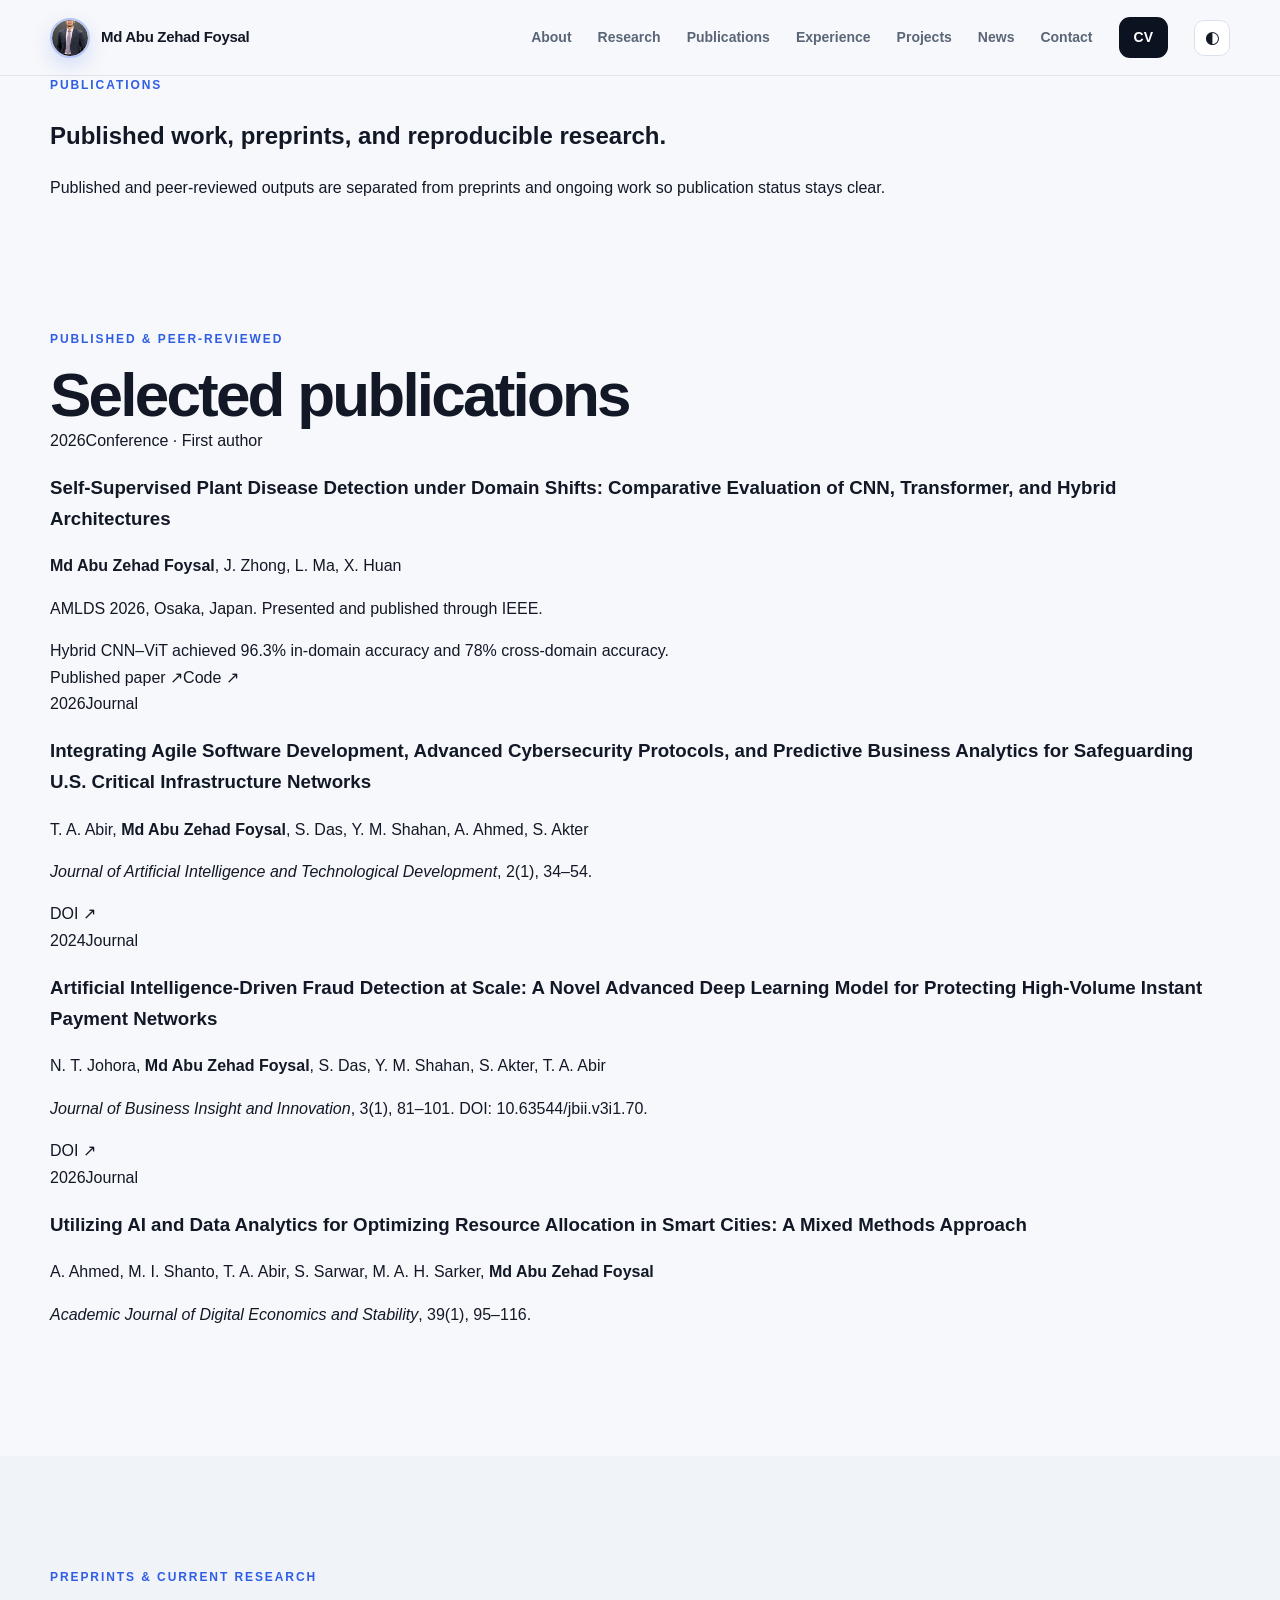
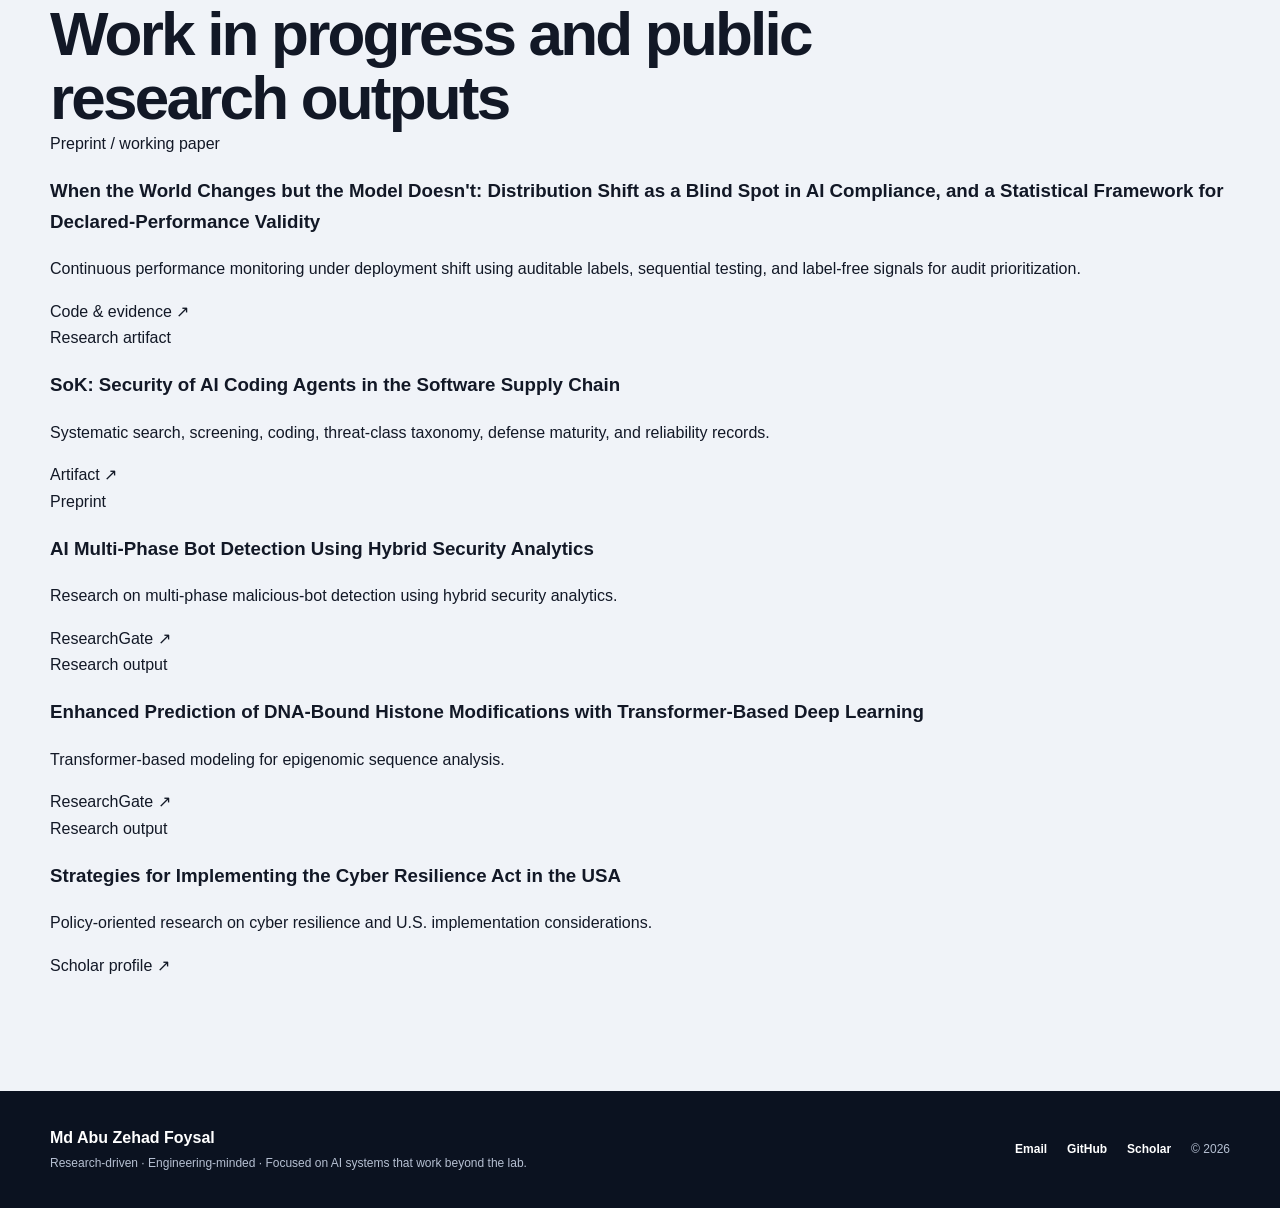
<file: publications.html>
<!doctype html>
<html lang="en" data-theme="light">
<head>
<meta charset="utf-8"><meta name="viewport" content="width=device-width,initial-scale=1">
<meta name="theme-color" content="#0b1220"><meta name="description" content="Published research, peer-reviewed papers, preprints, and working research by Md Abu Zehad Foysal."><meta name="author" content="Md Abu Zehad Foysal">
<meta property="og:title" content="Publications | Md Abu Zehad Foysal"><meta property="og:description" content="Published research, peer-reviewed papers, preprints, and working research by Md Abu Zehad Foysal."><meta property="og:type" content="website"><meta property="og:image" content="https://azffoysal.github.io/assets/img/md-abu-zehad-foysal.png">
<link rel="icon" href="assets/img/favicon.svg" type="image/svg+xml"><link rel="stylesheet" href="assets/css/styles.css?v=20261118"><title>Publications | Md Abu Zehad Foysal</title>
</head><body data-page="publications"><a class="skip-link" href="#main">Skip to content</a>
<header class="site-header"><div class="nav-wrap container">
<a class="brand" href="index.html" aria-label="Md Abu Zehad Foysal — About"><span class="brand-mark"><img src="assets/img/md-abu-zehad-foysal.png" alt=""></span><span class="brand-text">Md Abu Zehad Foysal</span></a>
<button class="nav-toggle" type="button" aria-expanded="false" aria-controls="site-nav" aria-label="Open navigation"><span></span><span></span><span></span></button>
<nav class="site-nav" id="site-nav" aria-label="Primary navigation"><a data-nav="about" href="index.html">About</a><a data-nav="research" href="research.html">Research</a><a data-nav="publications" href="publications.html">Publications</a><a data-nav="experience" href="experience.html">Experience</a><a data-nav="projects" href="projects.html">Projects</a><a data-nav="news" href="news.html">News</a><a data-nav="contact" href="contact.html">Contact</a><a class="nav-cv" href="cv.html">CV</a><button class="theme-toggle" type="button" aria-label="Toggle light and dark theme">◐</button></nav>
</div></header><main id="main"><section class="page-hero"><div class="container"><p class="eyebrow">Publications</p><h1>Published work, preprints, and reproducible research.</h1><p class="page-lead">Published and peer-reviewed outputs are separated from preprints and ongoing work so publication status stays clear.</p></div></section>
<section class="section"><div class="container"><div class="section-heading"><p class="eyebrow">Published & peer-reviewed</p><h2>Selected publications</h2></div><div class="pub-cards"><article class="pub-card featured reveal"><div class="pub-meta"><span>2026</span><span>Conference · First author</span></div><h3>Self-Supervised Plant Disease Detection under Domain Shifts: Comparative Evaluation of CNN, Transformer, and Hybrid Architectures</h3><p class="authors"><strong>Md Abu Zehad Foysal</strong>, J. Zhong, L. Ma, X. Huan</p><p>AMLDS 2026, Osaka, Japan. Presented and published through IEEE.</p><div class="result-callout">Hybrid CNN–ViT achieved 96.3% in-domain accuracy and 78% cross-domain accuracy.</div><div class="pub-actions"><a href="https://lnkd.in/ehnUhX66" target="_blank">Published paper ↗</a><a href="https://github.com/AzfFoysal/Self-Supervised-Plant-Disease-Detection-UnderDomainShifts-CNN-Transformer-and-Hybrid-Architectures" target="_blank">Code ↗</a></div></article><article class="pub-card reveal" id="critical-infrastructure"><div class="pub-meta"><span>2026</span><span>Journal</span></div><h3>Integrating Agile Software Development, Advanced Cybersecurity Protocols, and Predictive Business Analytics for Safeguarding U.S. Critical Infrastructure Networks</h3><p class="authors">T. A. Abir, <strong>Md Abu Zehad Foysal</strong>, S. Das, Y. M. Shahan, A. Ahmed, S. Akter</p><p><em>Journal of Artificial Intelligence and Technological Development</em>, 2(1), 34–54.</p><div class="pub-actions"><a href="https://doi.org/10.59324/jaitd.2026.2(1).04" target="_blank">DOI ↗</a></div></article><article class="pub-card reveal" id="fraud"><div class="pub-meta"><span>2024</span><span>Journal</span></div><h3>Artificial Intelligence-Driven Fraud Detection at Scale: A Novel Advanced Deep Learning Model for Protecting High-Volume Instant Payment Networks</h3><p class="authors">N. T. Johora, <strong>Md Abu Zehad Foysal</strong>, S. Das, Y. M. Shahan, S. Akter, T. A. Abir</p><p><em>Journal of Business Insight and Innovation</em>, 3(1), 81–101. DOI: 10.63544/jbii.v3i1.70.</p><div class="pub-actions"><a href="https://doi.org/10.63544/jbii.v3i1.70" target="_blank">DOI ↗</a></div></article><article class="pub-card reveal" id="smart-city"><div class="pub-meta"><span>2026</span><span>Journal</span></div><h3>Utilizing AI and Data Analytics for Optimizing Resource Allocation in Smart Cities: A Mixed Methods Approach</h3><p class="authors">A. Ahmed, M. I. Shanto, T. A. Abir, S. Sarwar, M. A. H. Sarker, <strong>Md Abu Zehad Foysal</strong></p><p><em>Academic Journal of Digital Economics and Stability</em>, 39(1), 95–116.</p></article></div></div></section>
<section class="section section-soft"><div class="container"><div class="section-heading"><p class="eyebrow">Preprints & current research</p><h2>Work in progress and public research outputs</h2></div><div class="work-list"><article class="work-item reveal"><div><span class="status-badge">Preprint / working paper</span><h3>When the World Changes but the Model Doesn't: Distribution Shift as a Blind Spot in AI Compliance, and a Statistical Framework for Declared-Performance Validity</h3><p>Continuous performance monitoring under deployment shift using auditable labels, sequential testing, and label-free signals for audit prioritization.</p></div><a href="https://github.com/AzfFoysal/declared-performance-validity" target="_blank">Code & evidence ↗</a></article><article class="work-item reveal"><div><span class="status-badge">Research artifact</span><h3>SoK: Security of AI Coding Agents in the Software Supply Chain</h3><p>Systematic search, screening, coding, threat-class taxonomy, defense maturity, and reliability records.</p></div><a href="https://github.com/AzfFoysal/sok-coding-agents-artifact" target="_blank">Artifact ↗</a></article><article class="work-item reveal"><div><span class="status-badge">Preprint</span><h3>AI Multi-Phase Bot Detection Using Hybrid Security Analytics</h3><p>Research on multi-phase malicious-bot detection using hybrid security analytics.</p></div><a href="https://www.researchgate.net/profile/Md-Abu-Zehad-Foysal" target="_blank">ResearchGate ↗</a></article><article class="work-item reveal"><div><span class="status-badge">Research output</span><h3>Enhanced Prediction of DNA-Bound Histone Modifications with Transformer-Based Deep Learning</h3><p>Transformer-based modeling for epigenomic sequence analysis.</p></div><a href="https://www.researchgate.net/publication/398711400_Enhanced_Prediction_of_DNA-Bound_Histone_Modifications_with_Transformer-Based_Deep_Learning" target="_blank">ResearchGate ↗</a></article><article class="work-item reveal"><div><span class="status-badge">Research output</span><h3>Strategies for Implementing the Cyber Resilience Act in the USA</h3><p>Policy-oriented research on cyber resilience and U.S. implementation considerations.</p></div><a href="https://scholar.google.com/citations?user=mBygL6QAAAAJ&hl=en" target="_blank">Scholar profile ↗</a></article></div></div></section>
</main><footer class="site-footer"><div class="container footer-inner"><div><strong>Md Abu Zehad Foysal</strong><p>Research-driven · Engineering-minded · Focused on AI systems that work beyond the lab.</p></div><div class="footer-right"><a href="mailto:md.zehad.foysal@gmail.com">Email</a><a href="https://github.com/AzfFoysal" target="_blank" rel="noopener">GitHub</a><a href="https://scholar.google.com/citations?user=mBygL6QAAAAJ&hl=en" target="_blank" rel="noopener">Scholar</a><span>© <span id="year"></span></span></div></div></footer><script src="assets/js/main.js?v=20261118"></script></body></html>
</file>
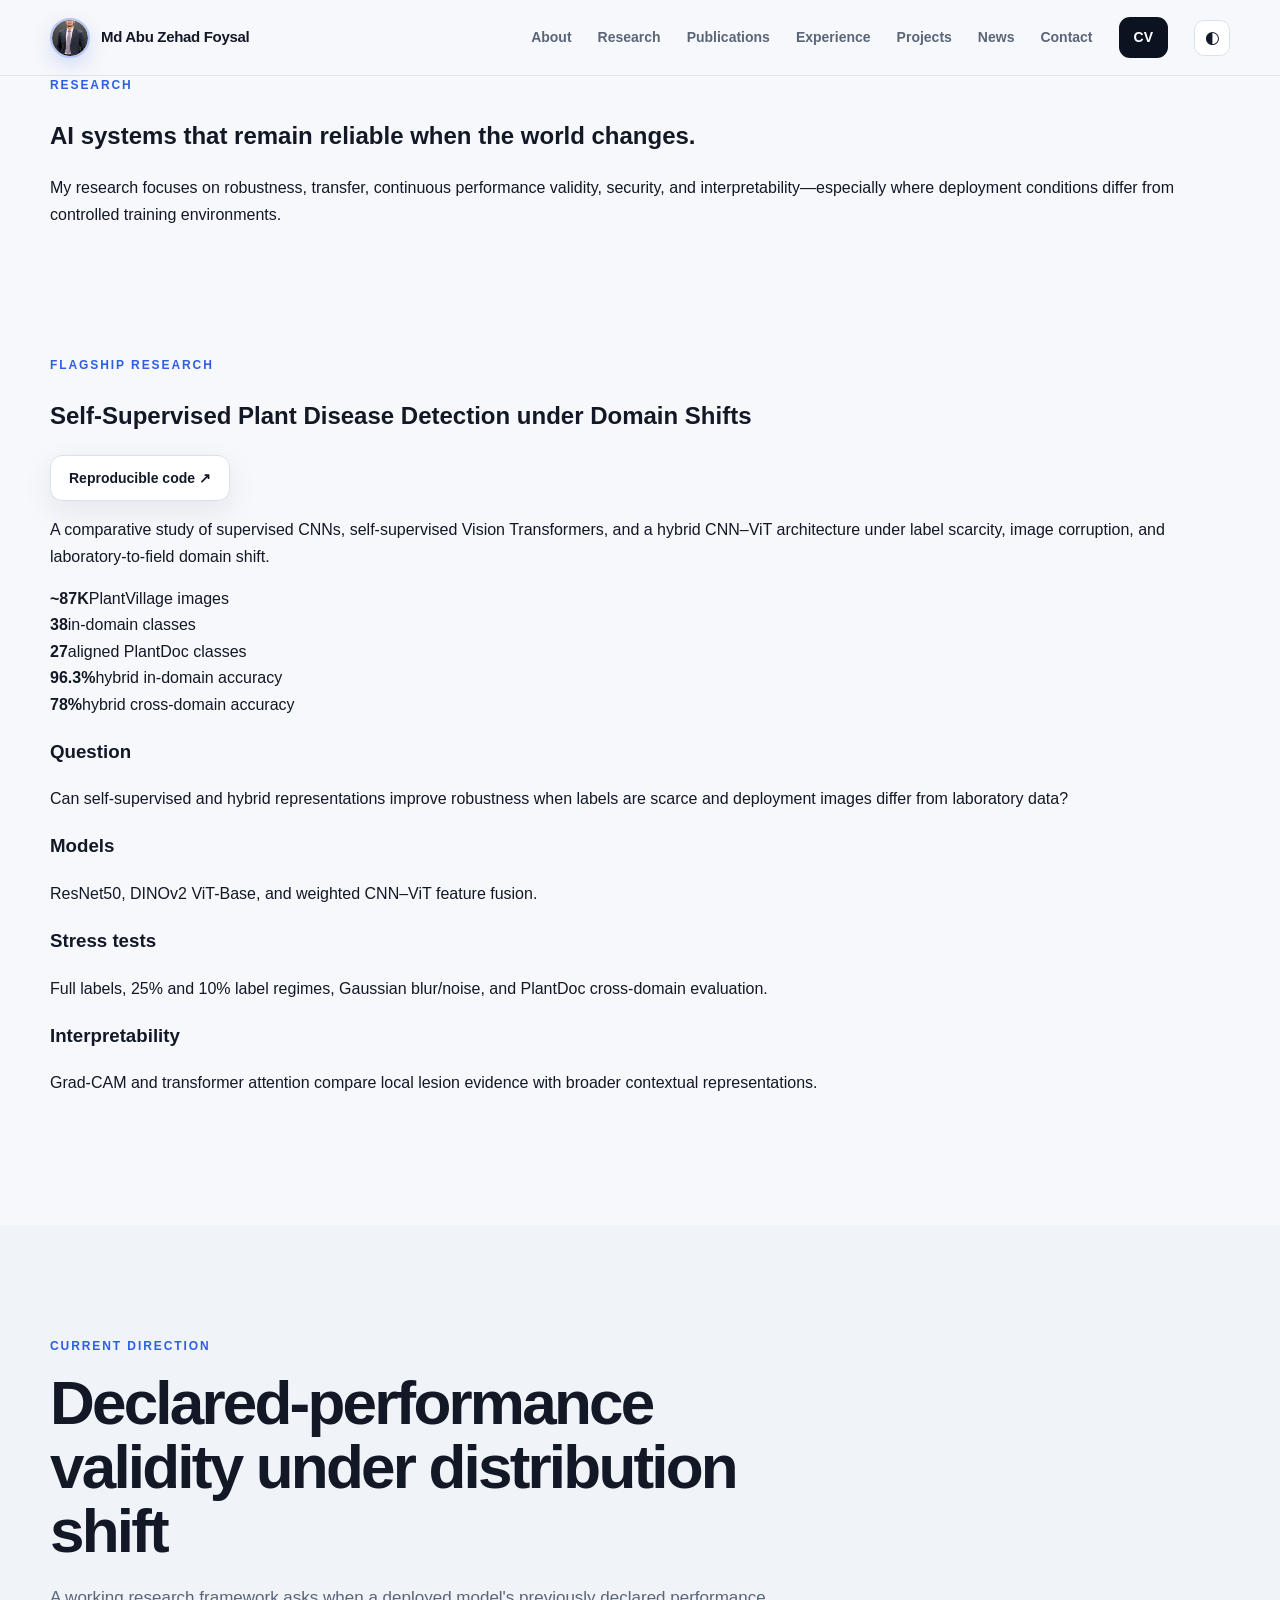
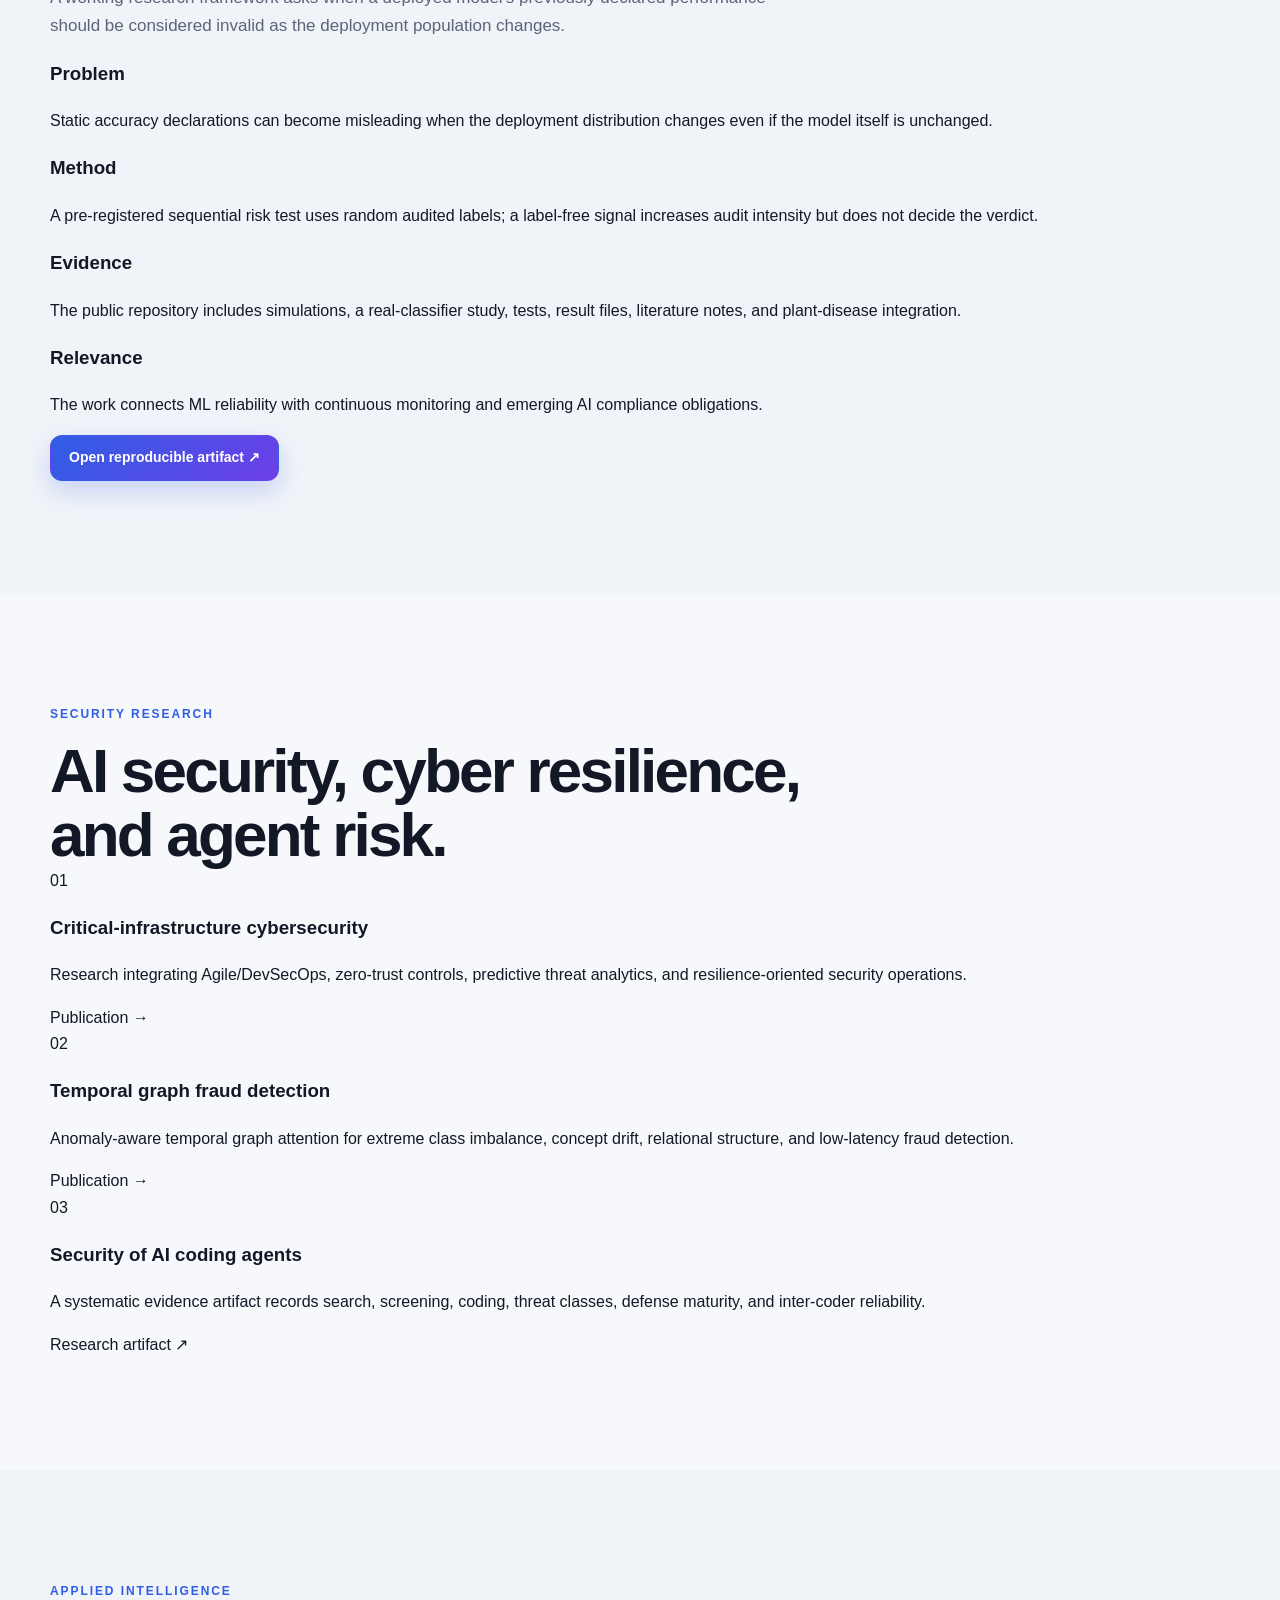
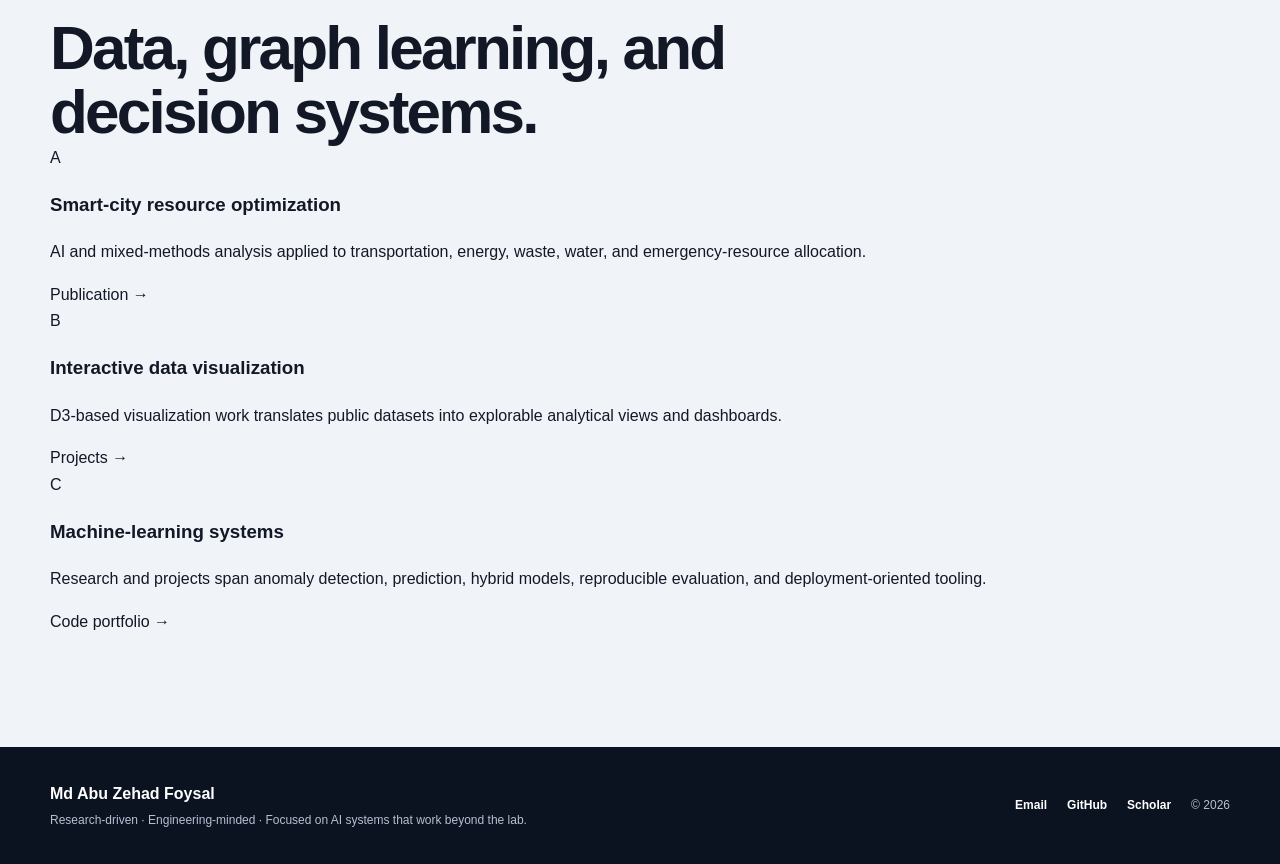
<file: research.html>
<!doctype html>
<html lang="en" data-theme="light">
<head>
<meta charset="utf-8"><meta name="viewport" content="width=device-width,initial-scale=1">
<meta name="theme-color" content="#0b1220"><meta name="description" content="Research agenda across trustworthy AI, self-supervised learning, computer vision, AI security, cybersecurity, graph learning, and data analytics."><meta name="author" content="Md Abu Zehad Foysal">
<meta property="og:title" content="Research | Md Abu Zehad Foysal"><meta property="og:description" content="Research agenda across trustworthy AI, self-supervised learning, computer vision, AI security, cybersecurity, graph learning, and data analytics."><meta property="og:type" content="website"><meta property="og:image" content="https://azffoysal.github.io/assets/img/md-abu-zehad-foysal.png">
<link rel="icon" href="assets/img/favicon.svg" type="image/svg+xml"><link rel="stylesheet" href="assets/css/styles.css?v=20261118"><title>Research | Md Abu Zehad Foysal</title>
</head><body data-page="research"><a class="skip-link" href="#main">Skip to content</a>
<header class="site-header"><div class="nav-wrap container">
<a class="brand" href="index.html" aria-label="Md Abu Zehad Foysal — About"><span class="brand-mark"><img src="assets/img/md-abu-zehad-foysal.png" alt=""></span><span class="brand-text">Md Abu Zehad Foysal</span></a>
<button class="nav-toggle" type="button" aria-expanded="false" aria-controls="site-nav" aria-label="Open navigation"><span></span><span></span><span></span></button>
<nav class="site-nav" id="site-nav" aria-label="Primary navigation"><a data-nav="about" href="index.html">About</a><a data-nav="research" href="research.html">Research</a><a data-nav="publications" href="publications.html">Publications</a><a data-nav="experience" href="experience.html">Experience</a><a data-nav="projects" href="projects.html">Projects</a><a data-nav="news" href="news.html">News</a><a data-nav="contact" href="contact.html">Contact</a><a class="nav-cv" href="cv.html">CV</a><button class="theme-toggle" type="button" aria-label="Toggle light and dark theme">◐</button></nav>
</div></header><main id="main"><section class="page-hero"><div class="container"><p class="eyebrow">Research</p><h1>AI systems that remain reliable when the world changes.</h1><p class="page-lead">My research focuses on robustness, transfer, continuous performance validity, security, and interpretability—especially where deployment conditions differ from controlled training environments.</p></div></section>
<section class="section" id="vision"><div class="container"><article class="research-focus reveal"><div class="research-focus-head"><div><p class="eyebrow">Flagship research</p><h2>Self-Supervised Plant Disease Detection under Domain Shifts</h2></div><a class="btn btn-secondary" href="https://github.com/AzfFoysal/Self-Supervised-Plant-Disease-Detection-UnderDomainShifts-CNN-Transformer-and-Hybrid-Architectures" target="_blank">Reproducible code ↗</a></div><p class="large-copy">A comparative study of supervised CNNs, self-supervised Vision Transformers, and a hybrid CNN–ViT architecture under label scarcity, image corruption, and laboratory-to-field domain shift.</p><div class="metric-grid"><div><strong>~87K</strong><span>PlantVillage images</span></div><div><strong>38</strong><span>in-domain classes</span></div><div><strong>27</strong><span>aligned PlantDoc classes</span></div><div><strong>96.3%</strong><span>hybrid in-domain accuracy</span></div><div><strong>78%</strong><span>hybrid cross-domain accuracy</span></div></div><div class="method-grid"><div><h3>Question</h3><p>Can self-supervised and hybrid representations improve robustness when labels are scarce and deployment images differ from laboratory data?</p></div><div><h3>Models</h3><p>ResNet50, DINOv2 ViT-Base, and weighted CNN–ViT feature fusion.</p></div><div><h3>Stress tests</h3><p>Full labels, 25% and 10% label regimes, Gaussian blur/noise, and PlantDoc cross-domain evaluation.</p></div><div><h3>Interpretability</h3><p>Grad-CAM and transformer attention compare local lesion evidence with broader contextual representations.</p></div></div></article></div></section>
<section class="section section-soft" id="robust-ai"><div class="container"><div class="section-heading"><p class="eyebrow">Current direction</p><h2>Declared-performance validity under distribution shift</h2><p class="section-intro">A working research framework asks when a deployed model's previously declared performance should be considered invalid as the deployment population changes.</p></div><div class="research-focus compact reveal"><div class="method-grid"><div><h3>Problem</h3><p>Static accuracy declarations can become misleading when the deployment distribution changes even if the model itself is unchanged.</p></div><div><h3>Method</h3><p>A pre-registered sequential risk test uses random audited labels; a label-free signal increases audit intensity but does not decide the verdict.</p></div><div><h3>Evidence</h3><p>The public repository includes simulations, a real-classifier study, tests, result files, literature notes, and plant-disease integration.</p></div><div><h3>Relevance</h3><p>The work connects ML reliability with continuous monitoring and emerging AI compliance obligations.</p></div></div><div class="research-actions"><a class="btn btn-primary" href="https://github.com/AzfFoysal/declared-performance-validity" target="_blank">Open reproducible artifact ↗</a></div></div></div></section>
<section class="section" id="security"><div class="container"><div class="section-heading"><p class="eyebrow">Security research</p><h2>AI security, cyber resilience, and agent risk.</h2></div><div class="feature-grid three"><article class="feature-card reveal"><span>01</span><h3>Critical-infrastructure cybersecurity</h3><p>Research integrating Agile/DevSecOps, zero-trust controls, predictive threat analytics, and resilience-oriented security operations.</p><a href="publications.html#critical-infrastructure">Publication →</a></article><article class="feature-card reveal"><span>02</span><h3>Temporal graph fraud detection</h3><p>Anomaly-aware temporal graph attention for extreme class imbalance, concept drift, relational structure, and low-latency fraud detection.</p><a href="publications.html#fraud">Publication →</a></article><article class="feature-card reveal"><span>03</span><h3>Security of AI coding agents</h3><p>A systematic evidence artifact records search, screening, coding, threat classes, defense maturity, and inter-coder reliability.</p><a href="https://github.com/AzfFoysal/sok-coding-agents-artifact" target="_blank">Research artifact ↗</a></article></div></div></section>
<section class="section section-soft" id="data"><div class="container"><div class="section-heading"><p class="eyebrow">Applied intelligence</p><h2>Data, graph learning, and decision systems.</h2></div><div class="feature-grid three"><article class="feature-card reveal"><span>A</span><h3>Smart-city resource optimization</h3><p>AI and mixed-methods analysis applied to transportation, energy, waste, water, and emergency-resource allocation.</p><a href="publications.html#smart-city">Publication →</a></article><article class="feature-card reveal"><span>B</span><h3>Interactive data visualization</h3><p>D3-based visualization work translates public datasets into explorable analytical views and dashboards.</p><a href="projects.html#d3">Projects →</a></article><article class="feature-card reveal"><span>C</span><h3>Machine-learning systems</h3><p>Research and projects span anomaly detection, prediction, hybrid models, reproducible evaluation, and deployment-oriented tooling.</p><a href="projects.html">Code portfolio →</a></article></div></div></section>
</main><footer class="site-footer"><div class="container footer-inner"><div><strong>Md Abu Zehad Foysal</strong><p>Research-driven · Engineering-minded · Focused on AI systems that work beyond the lab.</p></div><div class="footer-right"><a href="mailto:md.zehad.foysal@gmail.com">Email</a><a href="https://github.com/AzfFoysal" target="_blank" rel="noopener">GitHub</a><a href="https://scholar.google.com/citations?user=mBygL6QAAAAJ&hl=en" target="_blank" rel="noopener">Scholar</a><span>© <span id="year"></span></span></div></div></footer><script src="assets/js/main.js?v=20261118"></script></body></html>
</file>
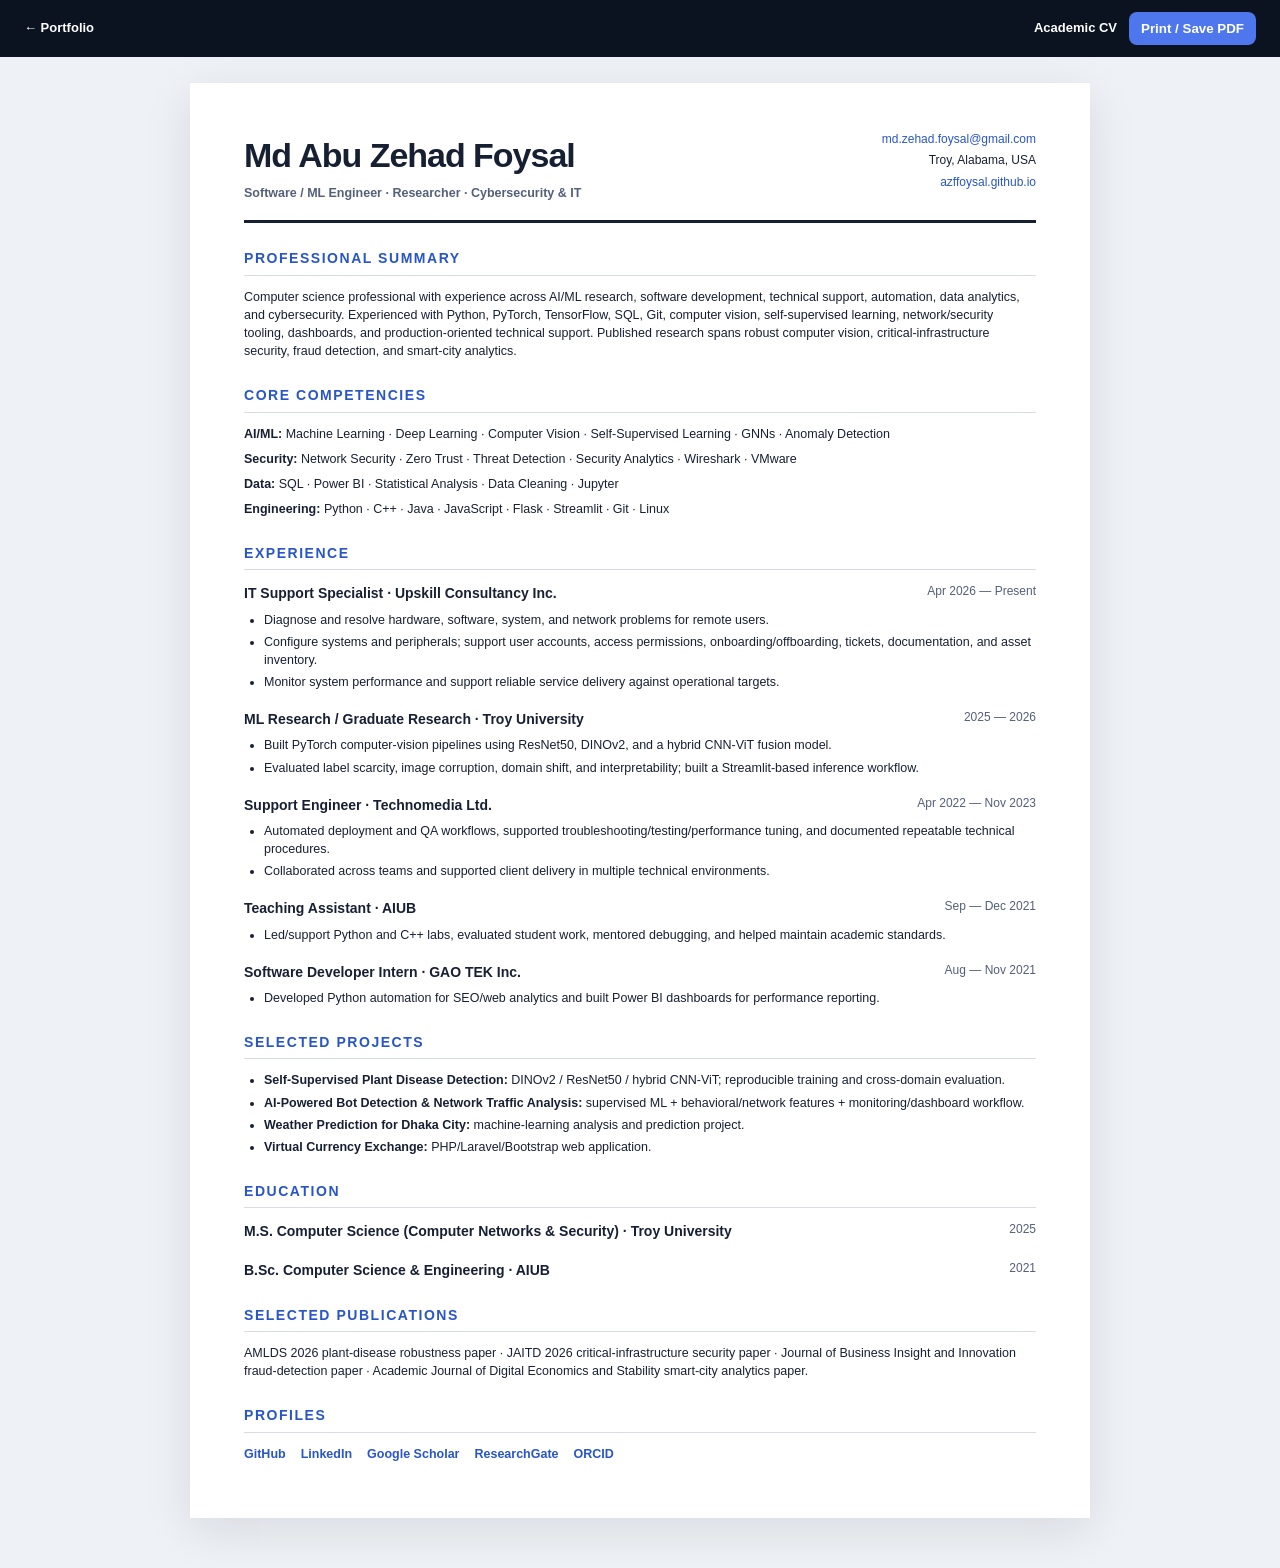
<file: resume.html>
<!doctype html>
<html lang="en">
<head>
  <meta charset="utf-8">
  <meta name="viewport" content="width=device-width,initial-scale=1">
  <meta name="description" content="Industry profile and resume of Md Abu Zehad Foysal">
  <link rel="icon" href="assets/img/favicon.svg" type="image/svg+xml">
  <link rel="stylesheet" href="assets/css/document.css">
  <title>Industry Profile | Md Abu Zehad Foysal</title>
</head>
<body>
  <header class="doc-toolbar no-print">
    <a href="index.html">← Portfolio</a>
    <div>
      <a href="cv.html">Academic CV</a>
      <button onclick="window.print()">Print / Save PDF</button>
    </div>
  </header>

  <main class="document">
    <header class="doc-head">
      <div>
        <h1>Md Abu Zehad Foysal</h1>
        <p>Software / ML Engineer · Researcher · Cybersecurity & IT</p>
      </div>
      <div class="doc-contact">
        <a href="mailto:md.zehad.foysal@gmail.com">md.zehad.foysal@gmail.com</a>
        <span>Troy, Alabama, USA</span>
        <a href="https://azffoysal.github.io/">azffoysal.github.io</a>
      </div>
    </header>

    <section>
      <h2>Professional Summary</h2>
      <p>Computer science professional with experience across AI/ML research, software development, technical support, automation, data analytics, and cybersecurity. Experienced with Python, PyTorch, TensorFlow, SQL, Git, computer vision, self-supervised learning, network/security tooling, dashboards, and production-oriented technical support. Published research spans robust computer vision, critical-infrastructure security, fraud detection, and smart-city analytics.</p>
    </section>

    <section>
      <h2>Core Competencies</h2>
      <p><strong>AI/ML:</strong> Machine Learning · Deep Learning · Computer Vision · Self-Supervised Learning · GNNs · Anomaly Detection</p>
      <p><strong>Security:</strong> Network Security · Zero Trust · Threat Detection · Security Analytics · Wireshark · VMware</p>
      <p><strong>Data:</strong> SQL · Power BI · Statistical Analysis · Data Cleaning · Jupyter</p>
      <p><strong>Engineering:</strong> Python · C++ · Java · JavaScript · Flask · Streamlit · Git · Linux</p>
    </section>

    <section>
      <h2>Experience</h2>
      <div class="entry">
        <div class="entry-head"><strong>IT Support Specialist · Upskill Consultancy Inc.</strong><span>Apr 2026 — Present</span></div>
        <ul>
          <li>Diagnose and resolve hardware, software, system, and network problems for remote users.</li>
          <li>Configure systems and peripherals; support user accounts, access permissions, onboarding/offboarding, tickets, documentation, and asset inventory.</li>
          <li>Monitor system performance and support reliable service delivery against operational targets.</li>
        </ul>
      </div>

      <div class="entry">
        <div class="entry-head"><strong>ML Research / Graduate Research · Troy University</strong><span>2025 — 2026</span></div>
        <ul>
          <li>Built PyTorch computer-vision pipelines using ResNet50, DINOv2, and a hybrid CNN-ViT fusion model.</li>
          <li>Evaluated label scarcity, image corruption, domain shift, and interpretability; built a Streamlit-based inference workflow.</li>
        </ul>
      </div>

      <div class="entry">
        <div class="entry-head"><strong>Support Engineer · Technomedia Ltd.</strong><span>Apr 2022 — Nov 2023</span></div>
        <ul>
          <li>Automated deployment and QA workflows, supported troubleshooting/testing/performance tuning, and documented repeatable technical procedures.</li>
          <li>Collaborated across teams and supported client delivery in multiple technical environments.</li>
        </ul>
      </div>

      <div class="entry">
        <div class="entry-head"><strong>Teaching Assistant · AIUB</strong><span>Sep — Dec 2021</span></div>
        <ul>
          <li>Led/support Python and C++ labs, evaluated student work, mentored debugging, and helped maintain academic standards.</li>
        </ul>
      </div>

      <div class="entry">
        <div class="entry-head"><strong>Software Developer Intern · GAO TEK Inc.</strong><span>Aug — Nov 2021</span></div>
        <ul>
          <li>Developed Python automation for SEO/web analytics and built Power BI dashboards for performance reporting.</li>
        </ul>
      </div>
    </section>

    <section>
      <h2>Selected Projects</h2>
      <ul>
        <li><strong>Self-Supervised Plant Disease Detection:</strong> DINOv2 / ResNet50 / hybrid CNN-ViT; reproducible training and cross-domain evaluation.</li>
        <li><strong>AI-Powered Bot Detection & Network Traffic Analysis:</strong> supervised ML + behavioral/network features + monitoring/dashboard workflow.</li>
        <li><strong>Weather Prediction for Dhaka City:</strong> machine-learning analysis and prediction project.</li>
        <li><strong>Virtual Currency Exchange:</strong> PHP/Laravel/Bootstrap web application.</li>
      </ul>
    </section>

    <section>
      <h2>Education</h2>
      <div class="entry">
        <div class="entry-head"><strong>M.S. Computer Science (Computer Networks & Security) · Troy University</strong><span>2025</span></div>
      </div>
      <div class="entry">
        <div class="entry-head"><strong>B.Sc. Computer Science & Engineering · AIUB</strong><span>2021</span></div>
      </div>
    </section>

    <section>
      <h2>Selected Publications</h2>
      <p>AMLDS 2026 plant-disease robustness paper · JAITD 2026 critical-infrastructure security paper · Journal of Business Insight and Innovation fraud-detection paper · Academic Journal of Digital Economics and Stability smart-city analytics paper.</p>
    </section>

    <section>
      <h2>Profiles</h2>
      <p class="links">
        <a href="https://github.com/AzfFoysal">GitHub</a>
        <a href="https://www.linkedin.com/in/azffoysal/">LinkedIn</a>
        <a href="https://scholar.google.com/citations?user=mBygL6QAAAAJ&hl=en">Google Scholar</a>
        <a href="https://www.researchgate.net/profile/Md-Abu-Zehad-Foysal">ResearchGate</a>
        <a href="https://orcid.org/0009-0006-9766-6598">ORCID</a>
      </p>
    </section>
  </main>
</body>
</html>
</file>
<file: assets/css/styles.css>
/* ---------- Design tokens ---------- */
:root {
  --bg: #f7f8fb;
  --surface: #ffffff;
  --surface-2: #f0f3f8;
  --text: #121826;
  --muted: #5a6578;
  --line: #dbe1ea;
  --primary: #2f5ee5;
  --primary-2: #6d3fe7;
  --dark: #0b1220;
  --dark-2: #111a2d;
  --dark-text: #f5f7fb;
  --dark-muted: #b6c0d2;
  --success: #14966c;
  --shadow: 0 18px 60px rgba(13, 28, 60, .10);
  --shadow-sm: 0 10px 30px rgba(13, 28, 60, .08);
  --radius: 22px;
  --radius-sm: 14px;
  --max: 1180px;
  --header-h: 76px;
}

html[data-theme="dark"] {
  --bg: #0c111b;
  --surface: #111827;
  --surface-2: #151d2c;
  --text: #f3f6fb;
  --muted: #a9b4c7;
  --line: #273246;
  --primary: #7da1ff;
  --primary-2: #a786ff;
  --shadow: 0 18px 60px rgba(0,0,0,.35);
  --shadow-sm: 0 10px 30px rgba(0,0,0,.30);
}

* { box-sizing: border-box; }
html { scroll-behavior: smooth; scroll-padding-top: calc(var(--header-h) + 18px); }
.page-top-anchor { position: absolute; top: 0; left: 0; width: 1px; height: 1px; pointer-events: none; }
body {
  margin: 0;
  font-family: Inter, ui-sans-serif, -apple-system, BlinkMacSystemFont, "Segoe UI", Roboto, Helvetica, Arial, sans-serif;
  background: var(--bg);
  color: var(--text);
  line-height: 1.65;
  -webkit-font-smoothing: antialiased;
}
img { max-width: 100%; display: block; }
a { color: inherit; text-decoration: none; }
button, a { -webkit-tap-highlight-color: transparent; }
::selection { background: rgba(47, 94, 229, .18); }

.container { width: min(var(--max), calc(100% - 40px)); margin-inline: auto; }
.section { position: relative; padding: 112px 0; overflow: hidden; }
.section-soft { background: var(--surface-2); }
.section-dark { background: var(--dark); color: var(--dark-text); }
.center { text-align: center; margin-top: 40px; }

.skip-link {
  position: fixed; left: 16px; top: -80px; z-index: 9999;
  background: var(--dark); color: white; padding: 10px 14px; border-radius: 10px;
}
.skip-link:focus { top: 16px; }

.site-header {
  position: sticky; top: 0; z-index: 1000; height: var(--header-h);
  background: color-mix(in srgb, var(--bg) 86%, transparent);
  border-bottom: 1px solid color-mix(in srgb, var(--line) 80%, transparent);
  backdrop-filter: blur(18px);
}
.nav-wrap { height: 100%; display: flex; align-items: center; justify-content: space-between; }
.brand { display: flex; align-items: center; gap: 11px; font-weight: 800; letter-spacing: -.02em; }
.brand-mark {
  display: inline-block; width: 40px; height: 40px; border-radius: 50%; overflow: hidden;
  background: var(--surface-2); border: 2px solid color-mix(in srgb, var(--primary) 35%, var(--surface));
  box-shadow: 0 8px 20px rgba(47, 94, 229, .18); flex: 0 0 auto;
}
.brand-mark img {
  width: 100%;
  height: 100%;
  object-fit: cover;
  object-position: 50% 80%;
  border-radius: 50%;
}
.brand-text { font-size: 15px; }
.site-nav { display: flex; align-items: center; gap: 26px; font-size: 14px; font-weight: 650; }
.site-nav a { color: var(--muted); transition: color .2s ease; }
.site-nav a:hover, .site-nav a.active { color: var(--text); }
.site-nav .nav-cv {
  color: white; background: var(--dark); padding: 9px 15px; border-radius: 11px;
}
html[data-theme="dark"] .site-nav .nav-cv { color: var(--dark); background: white; }
.theme-toggle {
  width: 36px; height: 36px; border-radius: 10px; border: 1px solid var(--line);
  color: var(--text); background: var(--surface); cursor: pointer; font-size: 17px;
}
.nav-toggle { display: none; background: transparent; border: 0; padding: 6px; cursor: pointer; }
.nav-toggle span { display: block; width: 24px; height: 2px; background: var(--text); margin: 5px; border-radius: 2px; }

.hero { padding-top: 86px; min-height: 760px; display: grid; align-items: center; }
.hero-grid { display: grid; grid-template-columns: 1.2fr .8fr; align-items: center; gap: 76px; position: relative; z-index: 1; }
.hero-glow {
  position: absolute; border-radius: 50%; filter: blur(2px); opacity: .55; pointer-events: none;
}
.hero-glow-1 {
  width: 560px; height: 560px; right: -220px; top: -150px;
  background: radial-gradient(circle, rgba(47,94,229,.18), transparent 68%);
}
.hero-glow-2 {
  width: 520px; height: 520px; left: -260px; bottom: -200px;
  background: radial-gradient(circle, rgba(109,63,231,.12), transparent 70%);
}
.eyebrow {
  margin: 0 0 14px; color: var(--primary); text-transform: uppercase; letter-spacing: .16em;
  font-size: 12px; font-weight: 800;
}
.hero h1, .section-heading h2 {
  margin: 0; letter-spacing: -.045em; line-height: 1.04;
}
.hero h1 { font-size: clamp(48px, 7vw, 82px); max-width: 880px; }
.hero h1 span {
  background: linear-gradient(135deg, var(--primary), var(--primary-2));
  -webkit-background-clip: text; background-clip: text; color: transparent;
}
.hero-role { margin: 16px 0 0; font-size: 23px; font-weight: 720; color: var(--muted); }
.hero-lead { max-width: 730px; margin: 24px 0; color: var(--muted); font-size: 18px; }
.availability {
  display: inline-flex; align-items: flex-start; gap: 10px; max-width: 720px;
  color: var(--muted); font-size: 14px; margin-bottom: 28px;
}
.status-dot {
  width: 10px; height: 10px; border-radius: 50%; background: var(--success); margin-top: 6px;
  box-shadow: 0 0 0 5px color-mix(in srgb, var(--success) 16%, transparent);
}
.hero-actions { display: flex; flex-wrap: wrap; gap: 12px; margin: 0 0 24px; }
.btn {
  display: inline-flex; align-items: center; justify-content: center; min-height: 46px;
  padding: 0 18px; border-radius: 12px; font-size: 14px; font-weight: 780;
  border: 1px solid transparent; transition: transform .2s ease, box-shadow .2s ease, background .2s ease;
}
.btn:hover { transform: translateY(-2px); }
.btn-primary { background: linear-gradient(135deg, var(--primary), var(--primary-2)); color: white; box-shadow: 0 10px 24px rgba(47,94,229,.22); }
.btn-secondary { background: var(--surface); border-color: var(--line); color: var(--text); box-shadow: var(--shadow-sm); }
.btn-ghost { color: var(--muted); border-color: transparent; }
.btn-light { background: white; color: var(--dark); }
.btn-outline-light { border-color: rgba(255,255,255,.28); color: white; }
.social-row { display: flex; flex-wrap: wrap; gap: 18px; font-size: 13px; font-weight: 700; color: var(--muted); }
.social-row a:hover { color: var(--primary); }

.hero-portrait { position: relative; justify-self: end; width: min(100%, 420px); }
.portrait-frame {
  position: relative; overflow: hidden; border-radius: 34px 34px 22px 22px;
  background: linear-gradient(180deg, #dce3f0, #c3ccda);
  box-shadow: var(--shadow);
  aspect-ratio: .78;
}
.portrait-frame::after {
  content: ""; position: absolute; inset: 0; box-shadow: inset 0 0 0 1px rgba(255,255,255,.3); pointer-events: none;
}
.portrait-frame img {
  width: 100%; height: 100%; object-fit: cover; object-position: 50% 26%;
}
.portrait-card {
  position: absolute; left: -44px; bottom: 28px; width: 270px; padding: 16px 18px;
  background: color-mix(in srgb, var(--surface) 90%, transparent); border: 1px solid var(--line);
  backdrop-filter: blur(16px); border-radius: 16px; box-shadow: var(--shadow-sm);
}
.portrait-card strong, .portrait-card span { display: block; }
.portrait-card strong { font-size: 14px; }
.portrait-card span { font-size: 12px; color: var(--muted); margin-top: 3px; }

.results-strip {
  position: relative; z-index: 2; margin-top: 64px; display: grid; grid-template-columns: repeat(4, 1fr);
  background: var(--surface); border: 1px solid var(--line); border-radius: var(--radius); box-shadow: var(--shadow-sm);
}
.result-item { padding: 25px 26px; border-right: 1px solid var(--line); }
.result-item:last-child { border-right: 0; }
.result-item strong { display: block; font-size: 26px; letter-spacing: -.03em; }
.result-item span { color: var(--muted); font-size: 12px; display: block; margin-top: 4px; }

.two-col, .skills-layout { display: grid; grid-template-columns: .78fr 1.22fr; gap: 90px; align-items: start; }
.section-heading h2 { font-size: clamp(38px, 5vw, 62px); max-width: 800px; }
.section-intro { max-width: 740px; color: var(--muted); font-size: 17px; margin: 20px 0 0; }
.section-dark .section-intro { color: var(--dark-muted); }
.about-copy { font-size: 17px; color: var(--muted); }
.about-copy p:first-child { margin-top: 4px; }
.mini-grid { display: grid; grid-template-columns: 1fr 1fr; gap: 18px; margin-top: 36px; }
.mini-grid > div { padding-top: 14px; border-top: 1px solid var(--line); }
.mini-label { display: block; text-transform: uppercase; letter-spacing: .12em; font-size: 10px; color: var(--muted); margin-bottom: 4px; }
.mini-grid strong { color: var(--text); font-size: 14px; }

.featured-research {
  margin-top: 48px; padding: 38px; border: 1px solid var(--line); border-radius: 28px;
  background: linear-gradient(135deg, color-mix(in srgb, var(--surface) 94%, var(--primary) 6%), var(--surface));
  box-shadow: var(--shadow-sm);
}
.featured-top { display: flex; align-items: flex-start; justify-content: space-between; gap: 28px; }
.tag {
  display: inline-flex; align-items: center; padding: 7px 10px; border-radius: 999px;
  background: color-mix(in srgb, var(--primary) 10%, transparent); color: var(--primary);
  font-weight: 780; font-size: 11px; letter-spacing: .03em;
}
.featured-research h3 { font-size: clamp(27px, 3.6vw, 43px); line-height: 1.13; letter-spacing: -.035em; margin: 16px 0 14px; max-width: 850px; }
.featured-research p { color: var(--muted); max-width: 900px; }
.arrow-link { color: var(--primary); font-weight: 800; font-size: 13px; white-space: nowrap; }
.research-metrics {
  display: grid; grid-template-columns: repeat(5,1fr); gap: 1px; background: var(--line);
  border: 1px solid var(--line); overflow: hidden; border-radius: 16px; margin-top: 28px;
}
.research-metrics > div { background: var(--surface); padding: 19px 17px; }
.research-metrics strong { display: block; font-size: 22px; letter-spacing: -.03em; }
.research-metrics span { color: var(--muted); font-size: 11px; display: block; margin-top: 3px; }
.research-detail-grid { display: grid; grid-template-columns: repeat(3, 1fr); gap: 26px; margin-top: 32px; }
.research-detail-grid h4 { margin: 0 0 6px; font-size: 13px; }
.research-detail-grid p { margin: 0; font-size: 14px; }

.research-cards { display: grid; grid-template-columns: repeat(4, 1fr); gap: 18px; margin-top: 24px; }
.card {
  padding: 26px; background: var(--surface); border: 1px solid var(--line); border-radius: var(--radius-sm);
  transition: transform .22s ease, box-shadow .22s ease, border-color .22s ease;
}
.card:hover, .project-card:hover { transform: translateY(-4px); box-shadow: var(--shadow-sm); border-color: color-mix(in srgb, var(--primary) 35%, var(--line)); }
.card-icon { color: var(--primary); font-weight: 850; font-size: 12px; letter-spacing: .08em; }
.card h3 { margin: 28px 0 10px; font-size: 20px; line-height: 1.2; }
.card p { color: var(--muted); font-size: 14px; }
.chip-row { display: flex; flex-wrap: wrap; gap: 6px; margin-top: 18px; }
.chip-row span {
  border: 1px solid var(--line); color: var(--muted); padding: 5px 8px; border-radius: 999px; font-size: 10px; font-weight: 680;
}

.section-dark .eyebrow { color: #9eb6ff; }
.publication-list { margin-top: 50px; border-top: 1px solid rgba(255,255,255,.13); }
.publication {
  display: grid; grid-template-columns: 105px 1fr; gap: 28px; padding: 34px 0;
  border-bottom: 1px solid rgba(255,255,255,.13);
}
.pub-year { color: #9eb6ff; font-size: 14px; font-weight: 850; }
.pub-kicker { color: var(--dark-muted); font-size: 11px; font-weight: 750; text-transform: uppercase; letter-spacing: .12em; }
.publication h3 { margin: 7px 0 10px; font-size: 23px; line-height: 1.28; letter-spacing: -.018em; }
.publication p { color: var(--dark-muted); margin: 8px 0; font-size: 14px; }
.publication .pub-authors { color: #e3e9f5; }
.pub-result { padding-left: 13px; border-left: 2px solid #789eff; }
.pub-links { display: flex; gap: 16px; margin-top: 14px; }
.pub-links a { color: #a9bfff; font-weight: 800; font-size: 13px; }
.pub-footer { display: flex; justify-content: space-between; align-items: center; gap: 30px; margin-top: 42px; }
.pub-footer p { color: var(--dark-muted); max-width: 620px; }
.pub-footer > div { display: flex; gap: 10px; }

.timeline { margin-top: 48px; }
.timeline-item {
  display: grid; grid-template-columns: 200px 1fr; gap: 42px; padding: 32px 0; border-top: 1px solid var(--line);
}
.timeline-date { color: var(--muted); font-size: 12px; font-weight: 750; text-transform: uppercase; letter-spacing: .08em; }
.timeline-body h3 { margin: 0; font-size: 22px; letter-spacing: -.02em; }
.timeline-body h3 span { color: var(--muted); font-weight: 650; }
.timeline-body > p { margin: 3px 0 10px; color: var(--muted); }
.timeline-body ul { margin: 14px 0 0; padding-left: 18px; color: var(--muted); }
.timeline-body li { margin: 6px 0; }

.project-grid { display: grid; grid-template-columns: 1fr 1fr; gap: 18px; margin-top: 48px; }
.project-card {
  display: grid; grid-template-columns: 54px 1fr; gap: 16px; min-height: 270px;
  padding: 28px; border: 1px solid var(--line); border-radius: var(--radius); background: var(--surface);
  transition: transform .22s ease, box-shadow .22s ease, border-color .22s ease;
}
.project-featured {
  grid-column: 1 / -1; min-height: auto;
  background: linear-gradient(135deg, color-mix(in srgb, var(--surface) 92%, var(--primary) 8%), var(--surface));
}
.project-number { color: var(--primary); font-size: 12px; font-weight: 850; letter-spacing: .08em; padding-top: 6px; }
.project-content h3 { font-size: 24px; margin: 18px 0 10px; letter-spacing: -.02em; line-height: 1.2; }
.project-content p { color: var(--muted); font-size: 14px; max-width: 800px; }

.skills-groups { border-top: 1px solid var(--line); }
.skill-group { padding: 25px 0; border-bottom: 1px solid var(--line); }
.skill-group h3 { margin: 0 0 7px; font-size: 17px; }
.skill-group p { color: var(--muted); margin: 0; }

.education-grid { display: grid; grid-template-columns: 1fr 1fr; gap: 18px; margin-top: 48px; }
.education-card { padding: 30px; background: var(--surface); border: 1px solid var(--line); border-radius: var(--radius); }
.edu-date { color: var(--primary); font-size: 11px; font-weight: 800; text-transform: uppercase; letter-spacing: .10em; }
.education-card h3 { font-size: 25px; margin: 14px 0 5px; line-height: 1.2; }
.edu-school { color: var(--muted); margin-top: 0; }
.education-card p { color: var(--muted); font-size: 14px; }
.award {
  display: flex; align-items: center; justify-content: space-between; gap: 20px; margin-top: 18px;
  padding: 20px 24px; border: 1px solid var(--line); border-radius: 16px; background: var(--surface);
}
.award span { color: var(--primary); text-transform: uppercase; font-size: 10px; letter-spacing: .12em; font-weight: 850; }

.contact-section { background: var(--surface); }
.contact-grid { display: grid; grid-template-columns: 1.05fr .95fr; gap: 90px; align-items: start; }
.contact-links { border-top: 1px solid var(--line); }
.contact-links a {
  display: flex; justify-content: space-between; gap: 22px; padding: 20px 0; border-bottom: 1px solid var(--line);
}
.contact-links a span { color: var(--muted); font-size: 13px; }
.contact-links a strong { font-size: 13px; text-align: right; }
.contact-links a:hover strong { color: var(--primary); }

.site-footer { padding: 34px 0; background: var(--dark); color: white; }
.footer-inner { display: flex; justify-content: space-between; align-items: center; gap: 30px; }
.footer-inner p { margin: 3px 0 0; color: var(--dark-muted); font-size: 12px; }
.footer-right { display: flex; align-items: center; gap: 20px; font-size: 12px; color: var(--dark-muted); }
.footer-right a { color: white; font-weight: 700; }

.reveal { opacity: 0; transform: translateY(16px); transition: opacity .55s ease, transform .55s ease; }
.reveal.visible { opacity: 1; transform: translateY(0); }

@media (prefers-reduced-motion: reduce) {
  html { scroll-behavior: auto; }
  .reveal { opacity: 1; transform: none; transition: none; }
  .btn, .card, .project-card { transition: none; }
}

@media (max-width: 980px) {
  .site-nav {
    display: none; position: absolute; top: calc(var(--header-h) - 1px); left: 20px; right: 20px;
    padding: 18px; background: var(--surface); border: 1px solid var(--line); border-radius: 16px;
    box-shadow: var(--shadow); flex-direction: column; align-items: stretch; gap: 6px;
  }
  .site-nav.open { display: flex; }
  .site-nav a { padding: 10px 8px; }
  .site-nav .nav-cv { text-align: center; }
  .theme-toggle { margin-top: 6px; width: 100%; }
  .nav-toggle { display: block; }

  .hero-grid { grid-template-columns: 1fr; gap: 52px; }
  .hero-portrait { justify-self: center; width: min(78vw, 410px); }
  .portrait-card { left: -20px; }
  .results-strip { grid-template-columns: 1fr 1fr; }
  .result-item:nth-child(2) { border-right: 0; }
  .result-item:nth-child(-n+2) { border-bottom: 1px solid var(--line); }

  .two-col, .skills-layout, .contact-grid { grid-template-columns: 1fr; gap: 42px; }
  .research-cards { grid-template-columns: 1fr 1fr; }
  .research-metrics { grid-template-columns: repeat(3, 1fr); }
  .research-detail-grid { grid-template-columns: 1fr; }
}

@media (max-width: 700px) {
  :root { --header-h: 68px; }
  .container { width: min(100% - 26px, var(--max)); }
  .section { padding: 78px 0; }
  .brand-text { display: none; }
  .hero { padding-top: 56px; }
  .hero h1 { font-size: 50px; }
  .hero-role { font-size: 19px; }
  .hero-lead { font-size: 16px; }
  .hero-actions .btn { flex: 1 1 100%; }
  .hero-portrait { width: min(92vw, 400px); }
  .portrait-card { left: 12px; right: 12px; bottom: 12px; width: auto; }
  .results-strip { margin-top: 38px; }
  .result-item { padding: 20px 16px; }

  .mini-grid { grid-template-columns: 1fr; }
  .featured-research { padding: 24px; }
  .featured-top { display: block; }
  .featured-top .arrow-link { display: inline-block; margin-top: 10px; }
  .research-metrics { grid-template-columns: 1fr 1fr; }
  .research-cards { grid-template-columns: 1fr; }
  .publication { grid-template-columns: 1fr; gap: 10px; }
  .publication h3 { font-size: 20px; }
  .pub-footer { align-items: flex-start; flex-direction: column; }
  .pub-footer > div { flex-wrap: wrap; }
  .timeline-item { grid-template-columns: 1fr; gap: 10px; }
  .project-grid { grid-template-columns: 1fr; }
  .project-featured { grid-column: auto; }
  .project-card { grid-template-columns: 38px 1fr; padding: 22px; }
  .education-grid { grid-template-columns: 1fr; }
  .award { align-items: flex-start; flex-direction: column; }
  .footer-inner, .footer-right { align-items: flex-start; flex-direction: column; }
}
</file>
<file: assets/css/document.css>
*{box-sizing:border-box}html{background:#eef1f5}body{margin:0;color:#172033;font-family:Arial,Helvetica,sans-serif;line-height:1.45}.doc-toolbar{position:sticky;top:0;z-index:5;display:flex;justify-content:space-between;align-items:center;padding:12px 24px;background:#0b1220;color:#fff}.doc-toolbar a{color:#fff;text-decoration:none;font-weight:700;font-size:13px}.doc-toolbar div{display:flex;gap:12px;align-items:center}.doc-toolbar button{border:0;background:#4e77ed;color:#fff;padding:9px 12px;border-radius:8px;font-weight:700;cursor:pointer}.document{width:min(900px,calc(100% - 26px));margin:26px auto 50px;background:#fff;padding:48px 54px;box-shadow:0 12px 45px rgba(20,31,55,.10)}.doc-head{display:flex;justify-content:space-between;gap:28px;border-bottom:3px solid #172033;padding-bottom:18px}.doc-head h1{font-size:34px;margin:0 0 4px;letter-spacing:-.03em}.doc-head p{margin:0;color:#536078;font-weight:700}.doc-contact{display:flex;flex-direction:column;align-items:flex-end;font-size:12px;gap:4px}.doc-contact a{color:#2855c7;text-decoration:none}section{margin-top:25px}h2{font-size:14px;text-transform:uppercase;letter-spacing:.11em;margin:0 0 12px;color:#2855c7;border-bottom:1px solid #d7dce4;padding-bottom:6px}.entry{margin:13px 0 18px}.entry-head{display:flex;justify-content:space-between;gap:18px;font-size:14px}.entry-head span{white-space:nowrap;color:#536078;font-size:12px}.sub{font-size:12px;color:#536078;margin-top:2px}p,li{font-size:12.5px}p{margin:7px 0}ul{margin:7px 0;padding-left:20px}li{margin:4px 0}.pubs{padding-left:20px}.pubs li{margin:9px 0}.links{display:flex;gap:15px;flex-wrap:wrap}.links a{color:#2855c7;font-weight:700;text-decoration:none}@media(max-width:700px){.document{padding:28px 22px}.doc-head{flex-direction:column}.doc-contact{align-items:flex-start}.entry-head{flex-direction:column;gap:2px}.doc-toolbar{padding:10px 13px}.doc-toolbar div a{display:none}}@media print{@page{size:letter;margin:.55in}html{background:#fff}.no-print{display:none!important}.document{width:auto;margin:0;padding:0;box-shadow:none}.doc-head h1{font-size:28px}section{break-inside:avoid;margin-top:16px}p,li{font-size:10.5pt}.entry-head{font-size:11pt}.entry-head span,.sub,.doc-contact{font-size:9.5pt}}
</file>
